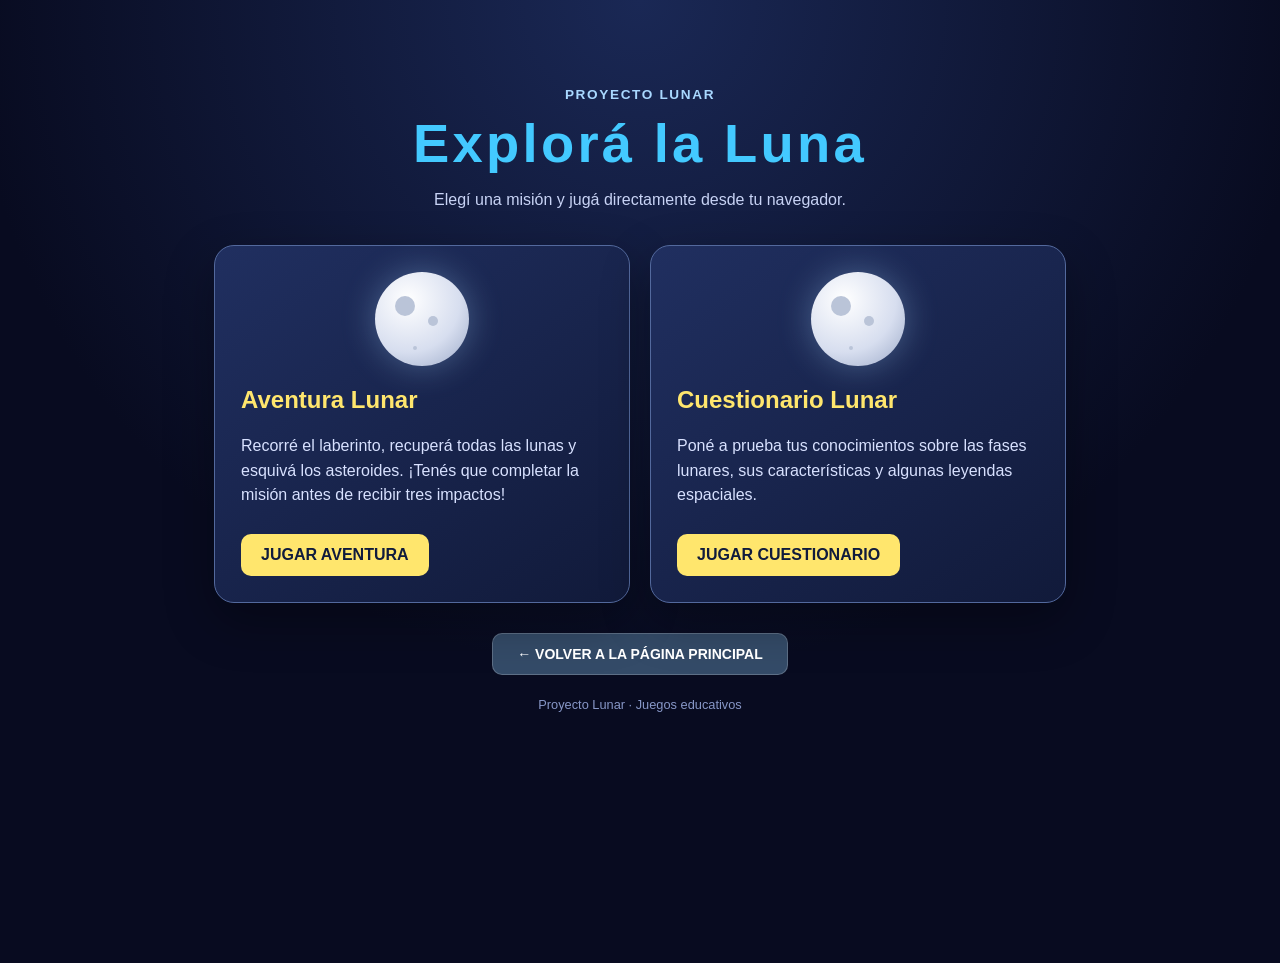
<file: Juegos/index.html>
<!doctype html>
<html lang="es">
<head>
    <meta charset="utf-8">
    <meta name="viewport" content="width=device-width, initial-scale=1">
    <title>Proyecto Lunar</title>
    <link rel="stylesheet" href="styles.css">
</head>

<body>
<main class="launch">

    <div class="eyebrow">PROYECTO LUNAR</div>

    <h1>Explorá la Luna</h1>

    <p class="lead">
        Elegí una misión y jugá directamente desde tu navegador.
    </p>

    <section class="games">

        <article class="game-card">
            <div class="moon-mark"></div>
            <h2>Aventura Lunar</h2>
            <p>
                Recorré el laberinto, recuperá todas las lunas y esquivá
                los asteroides. ¡Tenés que completar la misión antes
                de recibir tres impactos!
            </p>
            <a class="play" href="aventura-lunar.html">
                JUGAR AVENTURA
            </a>
        </article>

        <article class="game-card">
            <div class="moon-mark"></div>
            <h2>Cuestionario Lunar</h2>
            <p>
                Poné a prueba tus conocimientos sobre las fases lunares,
                sus características y algunas leyendas espaciales.
            </p>
            <a class="play" href="cuestionario-lunar.html">
                JUGAR CUESTIONARIO
            </a>
        </article>

    </section>

    <!-- BOTÓN PARA VOLVER A LA PÁGINA PRINCIPAL -->
    <a class="back-home" href="../index.html">
        ← VOLVER A LA PÁGINA PRINCIPAL
    </a>

    <p class="footer">Proyecto Lunar · Juegos educativos</p>

</main>
</body>
</html>
</file>
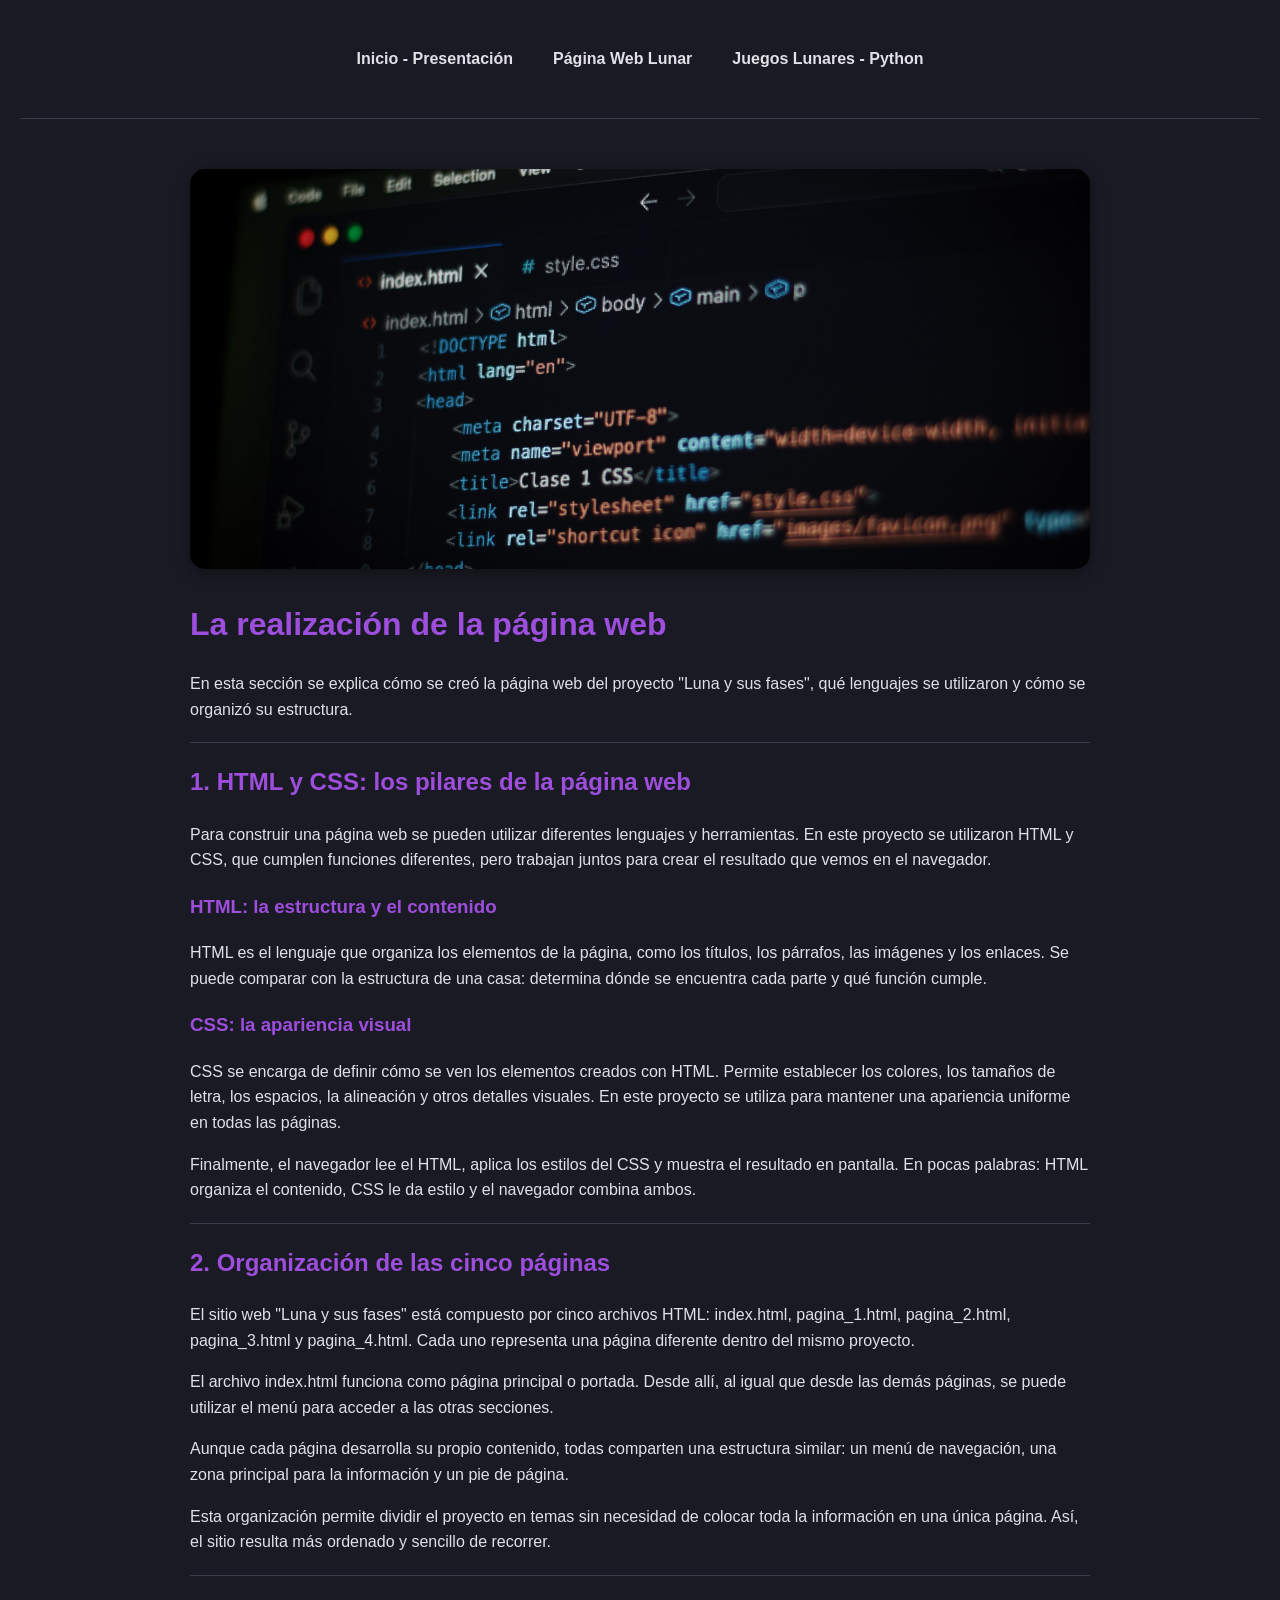
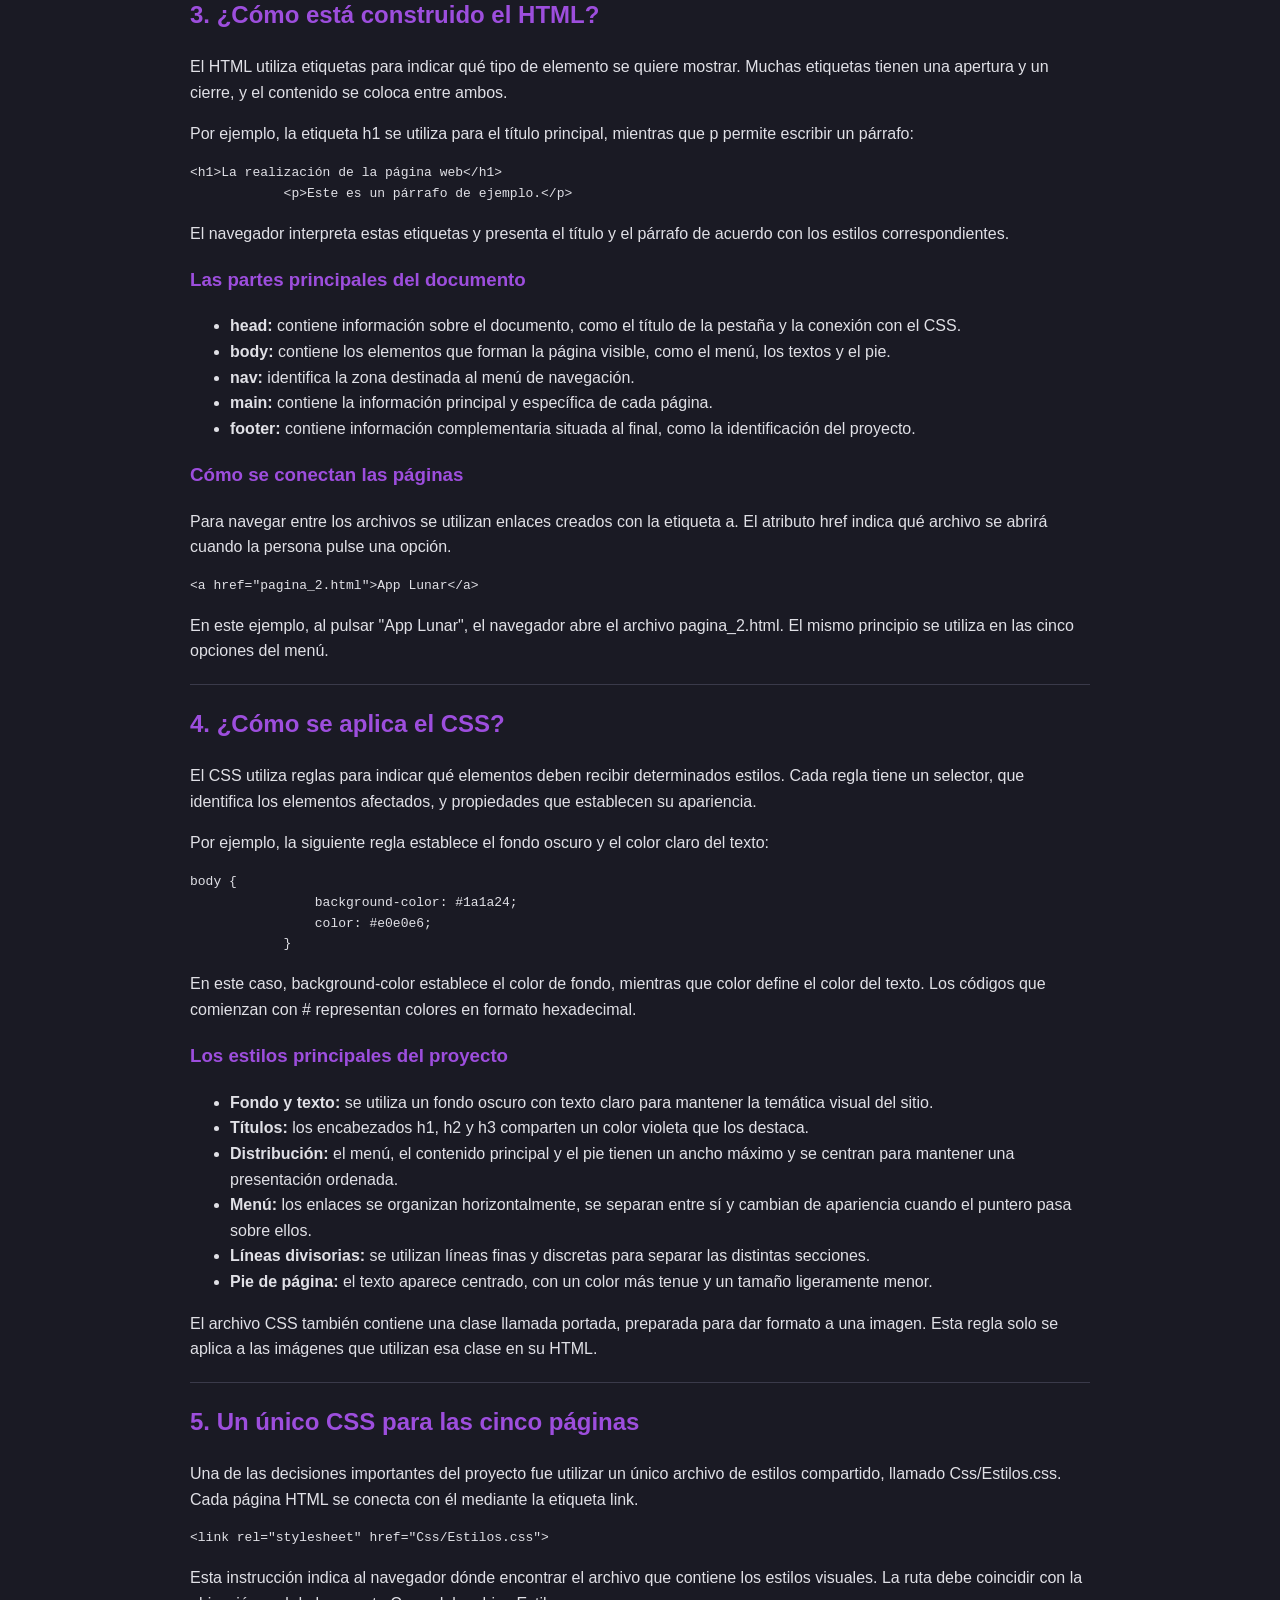
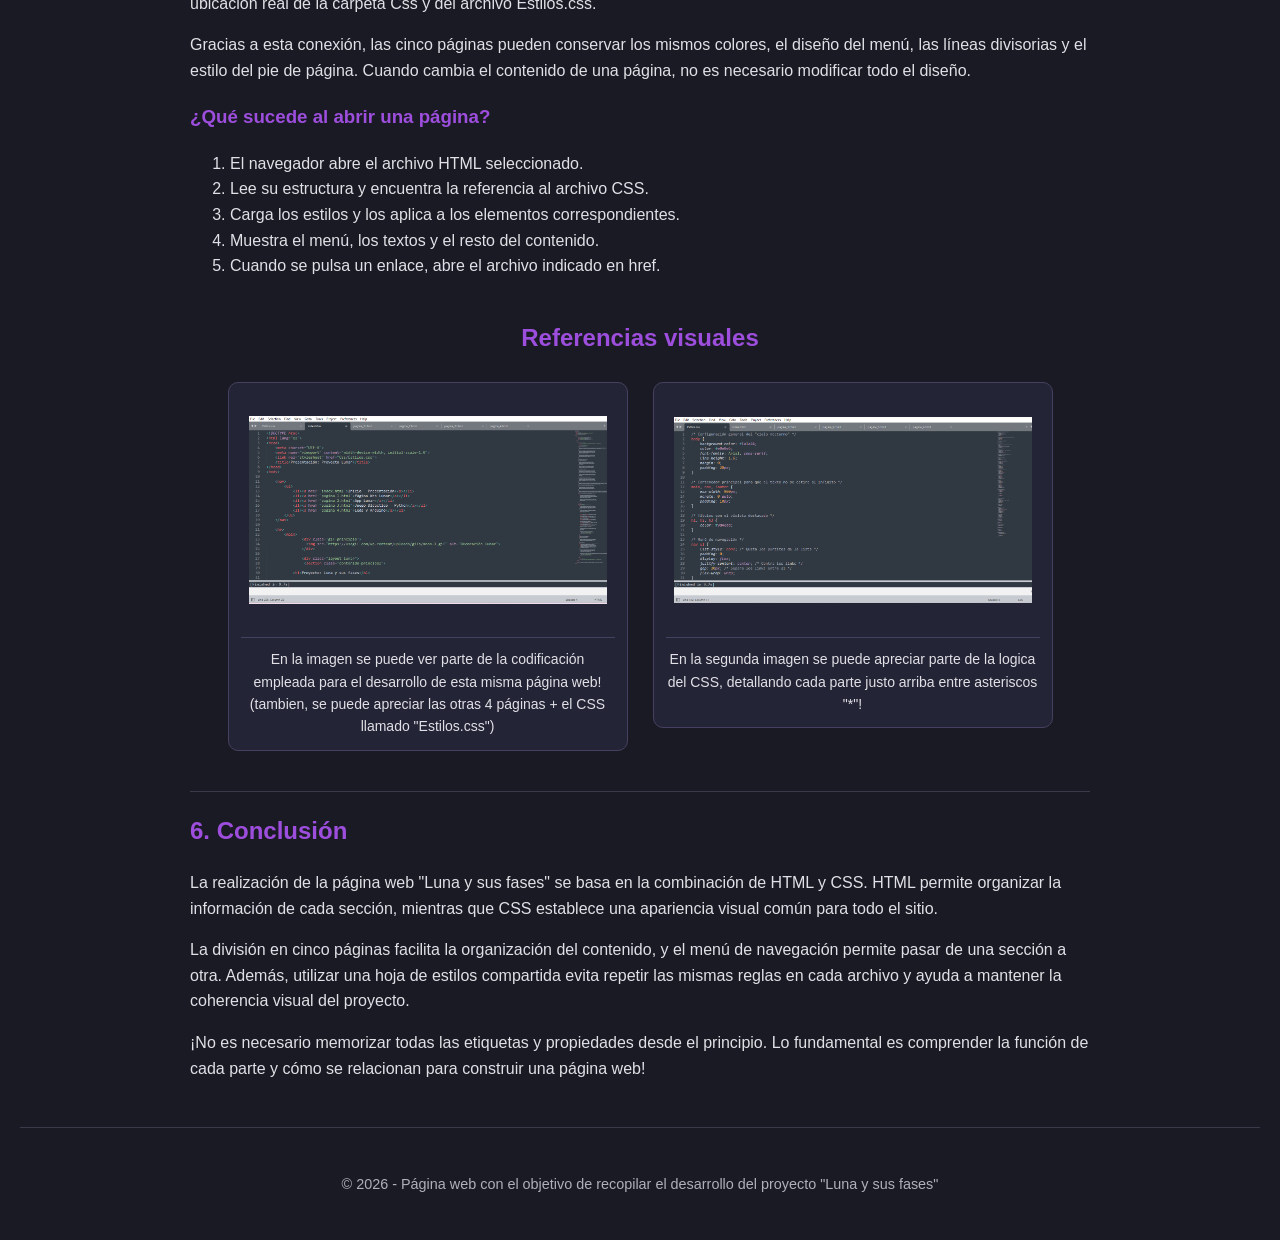
<file: pagina_1.html>
<!DOCTYPE html>
<html lang="es">
<head>
    <meta charset="UTF-8">
    <meta name="viewport" content="width=device-width, initial-scale=1.0">
    <link rel="stylesheet" href="Css/Estilos.css">
    <title>Creación de la Página Web Explicativa</title>
</head>
<body>

    <nav>
        <ul>
            <li><a href="index.html">Inicio - Presentación</a></li>
            <li><a href="pagina_1.html">Página Web Lunar</a></li>
            <li><a href="pagina_3.html">Juegos Lunares - Python</a></li>
        </ul>
    </nav>

        <hr> 
            <main>
                <div class="portada">
                <img src="Assets/html.jpg" alt="portada" class="imagen-portada">
                </div>

                <h1>La realización de la página web</h1>

                <p>
                    En esta sección se explica cómo se creó la página web del proyecto
                    "Luna y sus fases", qué lenguajes se utilizaron y cómo se organizó
                    su estructura.
                </p>

                <hr>

                <h2>1. HTML y CSS: los pilares de la página web</h2>

                <p>
                    Para construir una página web se pueden utilizar diferentes
                    lenguajes y herramientas. En este proyecto se utilizaron HTML
                    y CSS, que cumplen funciones diferentes, pero trabajan juntos
                    para crear el resultado que vemos en el navegador.
                </p>

                <h3>HTML: la estructura y el contenido</h3>

                <p>
                    HTML es el lenguaje que organiza los elementos de la página,
                    como los títulos, los párrafos, las imágenes y los enlaces.
                    Se puede comparar con la estructura de una casa: determina
                    dónde se encuentra cada parte y qué función cumple.
                </p>

                <h3>CSS: la apariencia visual</h3>

                <p>
                    CSS se encarga de definir cómo se ven los elementos creados
                    con HTML. Permite establecer los colores, los tamaños de letra,
                    los espacios, la alineación y otros detalles visuales.
                    En este proyecto se utiliza para mantener una apariencia
                    uniforme en todas las páginas.
                </p>

                <p>
                    Finalmente, el navegador lee el HTML, aplica los estilos del CSS
                    y muestra el resultado en pantalla. En pocas palabras:
                    HTML organiza el contenido, CSS le da estilo y el navegador
                    combina ambos.
                </p>

                <hr>

                <h2>2. Organización de las cinco páginas</h2>

                <p>
                    El sitio web "Luna y sus fases" está compuesto por cinco archivos
                    HTML: index.html, pagina_1.html, pagina_2.html, pagina_3.html
                    y pagina_4.html. Cada uno representa una página diferente
                    dentro del mismo proyecto.
                </p>

                <p>
                    El archivo index.html funciona como página principal o portada.
                    Desde allí, al igual que desde las demás páginas, se puede utilizar
                    el menú para acceder a las otras secciones.
                </p>

                <p>
                    Aunque cada página desarrolla su propio contenido, todas comparten
                    una estructura similar: un menú de navegación, una zona principal
                    para la información y un pie de página.
                </p>

                <p>
                    Esta organización permite dividir el proyecto en temas sin
                    necesidad de colocar toda la información en una única página.
                    Así, el sitio resulta más ordenado y sencillo de recorrer.
                </p>

                <hr>

                <h2>3. ¿Cómo está construido el HTML?</h2>

                <p>
                    El HTML utiliza etiquetas para indicar qué tipo de elemento
                    se quiere mostrar. Muchas etiquetas tienen una apertura y un
                    cierre, y el contenido se coloca entre ambos.
                </p>

                <p>
                    Por ejemplo, la etiqueta h1 se utiliza para el título principal,
                    mientras que p permite escribir un párrafo:
                </p>

                <pre><code>&lt;h1&gt;La realización de la página web&lt;/h1&gt;
            &lt;p&gt;Este es un párrafo de ejemplo.&lt;/p&gt;</code></pre>

                <p>
                    El navegador interpreta estas etiquetas y presenta el título
                    y el párrafo de acuerdo con los estilos correspondientes.
                </p>

                <h3>Las partes principales del documento</h3>

                <ul>
                    <li>
                        <strong>head:</strong> contiene información sobre el documento,
                        como el título de la pestaña y la conexión con el CSS.
                    </li>
                    <li>
                        <strong>body:</strong> contiene los elementos que forman
                        la página visible, como el menú, los textos y el pie.
                    </li>
                    <li>
                        <strong>nav:</strong> identifica la zona destinada al menú
                        de navegación.
                    </li>
                    <li>
                        <strong>main:</strong> contiene la información principal
                        y específica de cada página.
                    </li>
                    <li>
                        <strong>footer:</strong> contiene información complementaria
                        situada al final, como la identificación del proyecto.
                    </li>
                </ul>

                <h3>Cómo se conectan las páginas</h3>

                <p>
                    Para navegar entre los archivos se utilizan enlaces creados
                    con la etiqueta a. El atributo href indica qué archivo se abrirá
                    cuando la persona pulse una opción.
                </p>

                <pre><code>&lt;a href="pagina_2.html"&gt;App Lunar&lt;/a&gt;</code></pre>

                <p>
                    En este ejemplo, al pulsar "App Lunar", el navegador abre
                    el archivo pagina_2.html. El mismo principio se utiliza
                    en las cinco opciones del menú.
                </p>

                <hr>

                <h2>4. ¿Cómo se aplica el CSS?</h2>

                <p>
                    El CSS utiliza reglas para indicar qué elementos deben recibir
                    determinados estilos. Cada regla tiene un selector, que identifica
                    los elementos afectados, y propiedades que establecen su apariencia.
                </p>

                <p>
                    Por ejemplo, la siguiente regla establece el fondo oscuro y
                    el color claro del texto:
                </p>

                <pre><code>body {
                background-color: #1a1a24;
                color: #e0e0e6;
            }</code></pre>

                <p>
                    En este caso, background-color establece el color de fondo,
                    mientras que color define el color del texto. Los códigos que
                    comienzan con # representan colores en formato hexadecimal.
                </p>

                <h3>Los estilos principales del proyecto</h3>

                <ul>
                    <li>
                        <strong>Fondo y texto:</strong> se utiliza un fondo oscuro
                        con texto claro para mantener la temática visual del sitio.
                    </li>
                    <li>
                        <strong>Títulos:</strong> los encabezados h1, h2 y h3
                        comparten un color violeta que los destaca.
                    </li>
                    <li>
                        <strong>Distribución:</strong> el menú, el contenido principal
                        y el pie tienen un ancho máximo y se centran para mantener
                        una presentación ordenada.
                    </li>
                    <li>
                        <strong>Menú:</strong> los enlaces se organizan horizontalmente,
                        se separan entre sí y cambian de apariencia cuando el puntero
                        pasa sobre ellos.
                    </li>
                    <li>
                        <strong>Líneas divisorias:</strong> se utilizan líneas finas
                        y discretas para separar las distintas secciones.
                    </li>
                    <li>
                        <strong>Pie de página:</strong> el texto aparece centrado,
                        con un color más tenue y un tamaño ligeramente menor.
                    </li>
                </ul>

                <p>
                    El archivo CSS también contiene una clase llamada portada,
                    preparada para dar formato a una imagen. Esta regla solo se
                    aplica a las imágenes que utilizan esa clase en su HTML.
                </p>

                <hr>

                <h2>5. Un único CSS para las cinco páginas</h2>

                <p>
                    Una de las decisiones importantes del proyecto fue utilizar
                    un único archivo de estilos compartido, llamado
                    Css/Estilos.css. Cada página HTML se conecta con él mediante
                    la etiqueta link.
                </p>

                <pre><code>&lt;link rel="stylesheet" href="Css/Estilos.css"&gt;</code></pre>

                <p>
                    Esta instrucción indica al navegador dónde encontrar el archivo
                    que contiene los estilos visuales. La ruta debe coincidir con
                    la ubicación real de la carpeta Css y del archivo Estilos.css.
                </p>

                <p>
                    Gracias a esta conexión, las cinco páginas pueden conservar
                    los mismos colores, el diseño del menú, las líneas divisorias
                    y el estilo del pie de página. Cuando cambia el contenido
                    de una página, no es necesario modificar todo el diseño.
                </p>

                <h3>¿Qué sucede al abrir una página?</h3>

                <ol>
                    <li>El navegador abre el archivo HTML seleccionado.</li>
                    <li>Lee su estructura y encuentra la referencia al archivo CSS.</li>
                    <li>Carga los estilos y los aplica a los elementos correspondientes.</li>
                    <li>Muestra el menú, los textos y el resto del contenido.</li>
                    <li>Cuando se pulsa un enlace, abre el archivo indicado en href.</li>
                </ol>

                    <section class="referencias">
                        <h2>Referencias visuales</h2>

                        <div class="galeria-referencias">

                            <figure>
                                <img src="Assets/html_real.png"
                                     alt="Descripción de la primera imagen">
                                <figcaption>
                                    En la imagen se puede ver parte de la codificación empleada para el desarrollo de esta misma página web! (tambien, se puede apreciar las otras 4 páginas + el CSS llamado "Estilos.css")
                                </figcaption>
                            </figure>

                            <figure>
                                <img src="Assets/css_real.png"
                                     alt="Descripción de la segunda imagen">
                                <figcaption>
                                    En la segunda imagen se puede apreciar parte de la logica del CSS, detallando cada parte justo arriba entre asteriscos "*"!
                                </figcaption>
                            </figure>

                        </div>
                    </section>

                <hr>

                <h2>6. Conclusión</h2>

                <p>
                    La realización de la página web "Luna y sus fases" se basa
                    en la combinación de HTML y CSS. HTML permite organizar
                    la información de cada sección, mientras que CSS establece
                    una apariencia visual común para todo el sitio.
                </p>

                <p>
                    La división en cinco páginas facilita la organización del
                    contenido, y el menú de navegación permite pasar de una
                    sección a otra. Además, utilizar una hoja de estilos compartida
                    evita repetir las mismas reglas en cada archivo y ayuda
                    a mantener la coherencia visual del proyecto.
                </p>

                <p>
                    ¡No es necesario memorizar todas las etiquetas y propiedades
                    desde el principio. Lo fundamental es comprender la función
                    de cada parte y cómo se relacionan para construir una página web!
                </p>
        </main>
    <hr>

    <footer>
        <p>&copy; 2026 - Página web con el objetivo de recopilar el desarrollo del proyecto "Luna y sus fases"</p>
</body>
</html>
</file>
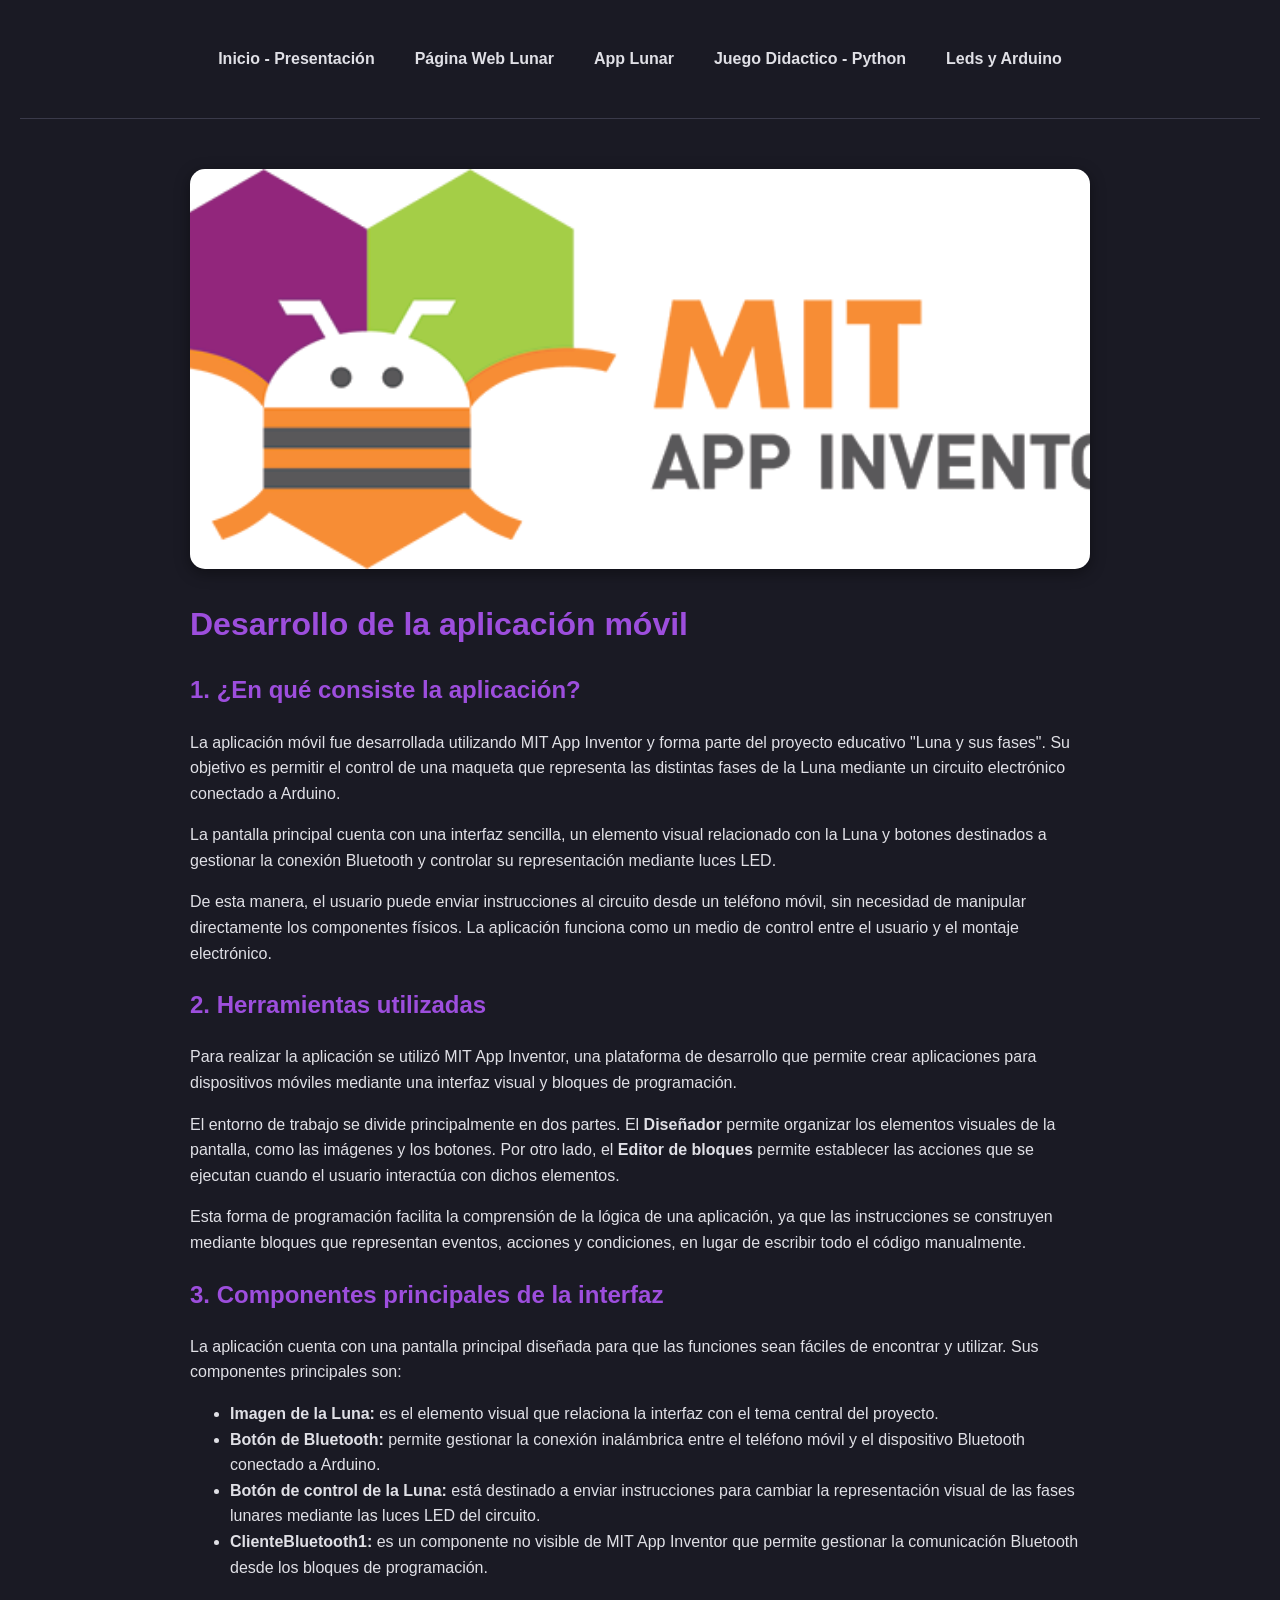
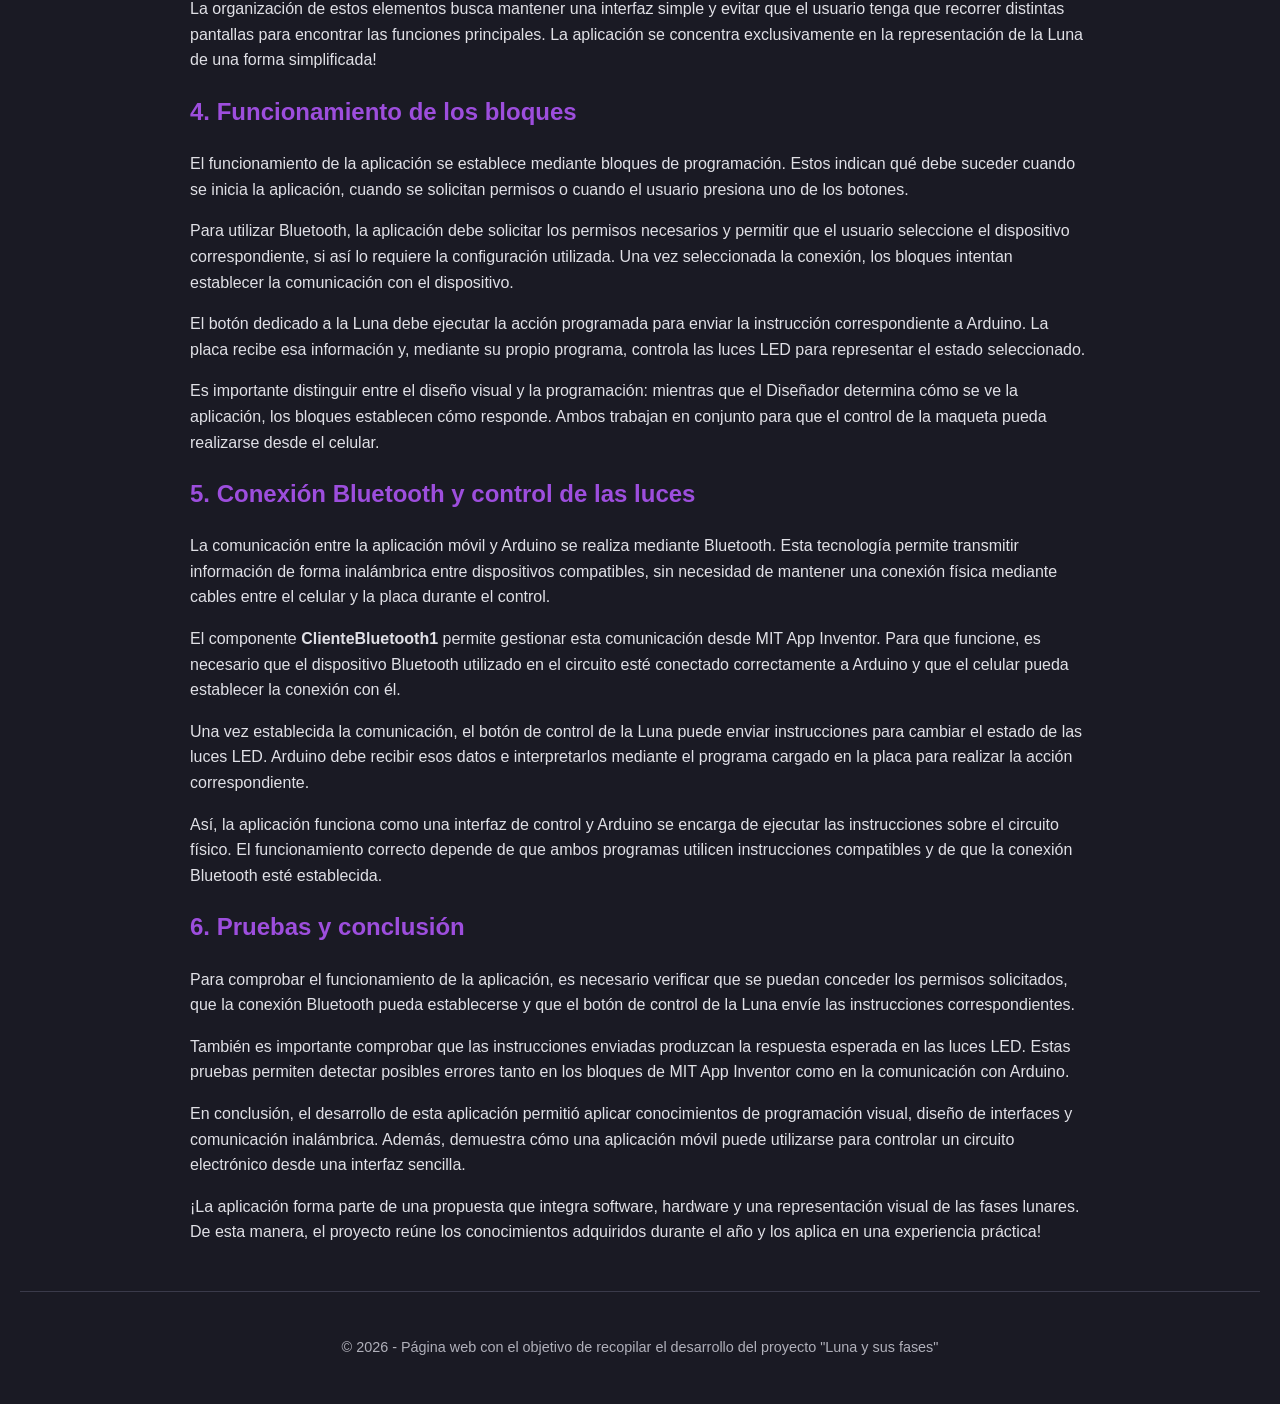
<file: pagina_2.html>
<!DOCTYPE html>
<html lang="es">
<head>
    <meta charset="UTF-8">
    <meta name="viewport" content="width=device-width, initial-scale=1.0">
    <link rel="stylesheet" href="Css/Estilos.css">
    <title>Aplicación para manejar las Luces de la Luna - App Inventor MIT</title>
</head>
<body>

    <nav>
        <ul>
            <li><a href="index.html">Inicio - Presentación</a></li>
            <li><a href="pagina_1.html">Página Web Lunar</a></li>
            <li><a href="pagina_2.html">App Lunar</a></li>
            <li><a href="pagina_3.html">Juego Didactico - Python</a></li>
            <li><a href="pagina_4.html">Leds y Arduino</a></li>
        </ul>
    </nav>

    <hr> 

        <main>
            <div class="portada">
                <img src="Assets/ai-bee-horiz.png" alt="Portada de MIT App Inventor" class="portada-2">
            </div>

            <h1>Desarrollo de la aplicación móvil</h1>

            <section>
                <h2>1. ¿En qué consiste la aplicación?</h2>
                <p>
                    La aplicación móvil fue desarrollada utilizando MIT App Inventor
                    y forma parte del proyecto educativo "Luna y sus fases". Su
                    objetivo es permitir el control de una maqueta que representa
                    las distintas fases de la Luna mediante un circuito electrónico
                    conectado a Arduino.
                </p>
                <p>
                    La pantalla principal cuenta con una interfaz sencilla, un
                    elemento visual relacionado con la Luna y botones destinados
                    a gestionar la conexión Bluetooth y controlar su representación
                    mediante luces LED.
                </p>
                <p>
                    De esta manera, el usuario puede enviar instrucciones al circuito
                    desde un teléfono móvil, sin necesidad de manipular directamente
                    los componentes físicos. La aplicación funciona como un medio
                    de control entre el usuario y el montaje electrónico.
                </p>
            </section>

            <section>
                <h2>2. Herramientas utilizadas</h2>
                <p>
                    Para realizar la aplicación se utilizó MIT App Inventor, una
                    plataforma de desarrollo que permite crear aplicaciones para
                    dispositivos móviles mediante una interfaz visual y bloques
                    de programación.
                </p>
                <p>
                    El entorno de trabajo se divide principalmente en dos partes.
                    El <strong>Diseñador</strong> permite organizar los elementos
                    visuales de la pantalla, como las imágenes y los botones. Por
                    otro lado, el <strong>Editor de bloques</strong> permite establecer
                    las acciones que se ejecutan cuando el usuario interactúa con
                    dichos elementos.
                </p>
                <p>
                    Esta forma de programación facilita la comprensión de la lógica
                    de una aplicación, ya que las instrucciones se construyen mediante
                    bloques que representan eventos, acciones y condiciones, en lugar
                    de escribir todo el código manualmente.
                </p>
            </section>

            <section>
                <h2>3. Componentes principales de la interfaz</h2>
                <p>
                    La aplicación cuenta con una pantalla principal diseñada para
                    que las funciones sean fáciles de encontrar y utilizar. Sus
                    componentes principales son:
                </p>
                <ul>
                    <li>
                        <strong>Imagen de la Luna:</strong> es el elemento visual
                        que relaciona la interfaz con el tema central del proyecto.
                    </li>
                    <li>
                        <strong>Botón de Bluetooth:</strong> permite gestionar la
                        conexión inalámbrica entre el teléfono móvil y el dispositivo
                        Bluetooth conectado a Arduino.
                    </li>
                    <li>
                        <strong>Botón de control de la Luna:</strong> está destinado
                        a enviar instrucciones para cambiar la representación visual
                        de las fases lunares mediante las luces LED del circuito.
                    </li>
                    <li>
                        <strong>ClienteBluetooth1:</strong> es un componente no visible
                        de MIT App Inventor que permite gestionar la comunicación
                        Bluetooth desde los bloques de programación.
                    </li>
                </ul>
                <p>
                    La organización de estos elementos busca mantener una interfaz
                    simple y evitar que el usuario tenga que recorrer distintas
                    pantallas para encontrar las funciones principales. 
                    La aplicación se concentra exclusivamente en la representación de la Luna de una forma simplificada!
                </p>
            </section>

            <section>
                <h2>4. Funcionamiento de los bloques</h2>
                <p>
                    El funcionamiento de la aplicación se establece mediante bloques
                    de programación. Estos indican qué debe suceder cuando se inicia
                    la aplicación, cuando se solicitan permisos o cuando el usuario
                    presiona uno de los botones.
                </p>
                <p>
                    Para utilizar Bluetooth, la aplicación debe solicitar los permisos
                    necesarios y permitir que el usuario seleccione el dispositivo
                    correspondiente, si así lo requiere la configuración utilizada.
                    Una vez seleccionada la conexión, los bloques intentan establecer
                    la comunicación con el dispositivo.
                </p>
                <p>
                    El botón dedicado a la Luna debe ejecutar la acción programada
                    para enviar la instrucción correspondiente a Arduino. La placa
                    recibe esa información y, mediante su propio programa, controla
                    las luces LED para representar el estado seleccionado.
                </p>
                <p>
                    Es importante distinguir entre el diseño visual y la programación:
                    mientras que el Diseñador determina cómo se ve la aplicación,
                    los bloques establecen cómo responde. Ambos trabajan en conjunto
                    para que el control de la maqueta pueda realizarse desde el celular.
                </p>
            </section>

            <section>
                <h2>5. Conexión Bluetooth y control de las luces</h2>
                <p>
                    La comunicación entre la aplicación móvil y Arduino se realiza
                    mediante Bluetooth. Esta tecnología permite transmitir información
                    de forma inalámbrica entre dispositivos compatibles, sin necesidad
                    de mantener una conexión física mediante cables entre el celular
                    y la placa durante el control.
                </p>
                <p>
                    El componente <strong> ClienteBluetooth1 </strong> permite gestionar esta
                    comunicación desde MIT App Inventor. Para que funcione, es
                    necesario que el dispositivo Bluetooth utilizado en el circuito
                    esté conectado correctamente a Arduino y que el celular pueda
                    establecer la conexión con él.
                </p>
                <p>
                    Una vez establecida la comunicación, el botón de control de la
                    Luna puede enviar instrucciones para cambiar el estado de las
                    luces LED. Arduino debe recibir esos datos e interpretarlos
                    mediante el programa cargado en la placa para realizar la acción
                    correspondiente.
                </p>
                <p>
                    Así, la aplicación funciona como una interfaz de control y Arduino
                    se encarga de ejecutar las instrucciones sobre el circuito físico.
                    El funcionamiento correcto depende de que ambos programas
                    utilicen instrucciones compatibles y de que la conexión Bluetooth
                    esté establecida.
                </p>
            </section>

            <section>
                <h2>6. Pruebas y conclusión</h2>
                <p>
                    Para comprobar el funcionamiento de la aplicación, es necesario
                    verificar que se puedan conceder los permisos solicitados, que
                    la conexión Bluetooth pueda establecerse y que el botón de
                    control de la Luna envíe las instrucciones correspondientes.
                </p>
                <p>
                    También es importante comprobar que las instrucciones enviadas
                    produzcan la respuesta esperada en las luces LED. Estas pruebas
                    permiten detectar posibles errores tanto en los bloques de
                    MIT App Inventor como en la comunicación con Arduino.
                </p>
                <p>
                    En conclusión, el desarrollo de esta aplicación permitió aplicar
                    conocimientos de programación visual, diseño de interfaces y
                    comunicación inalámbrica. Además, demuestra cómo una aplicación
                    móvil puede utilizarse para controlar un circuito electrónico
                    desde una interfaz sencilla.
                </p>
                <p>
                    ¡La aplicación forma parte de una propuesta que integra software,
                    hardware y una representación visual de las fases lunares.
                    De esta manera, el proyecto reúne los conocimientos adquiridos
                    durante el año y los aplica en una experiencia práctica!
                </p>
            </section>
        </main>

    <hr>

    <footer>
        <p>&copy; 2026 - Página web con el objetivo de recopilar el desarrollo del proyecto "Luna y sus fases"</p>
</body>
</html>
</file>
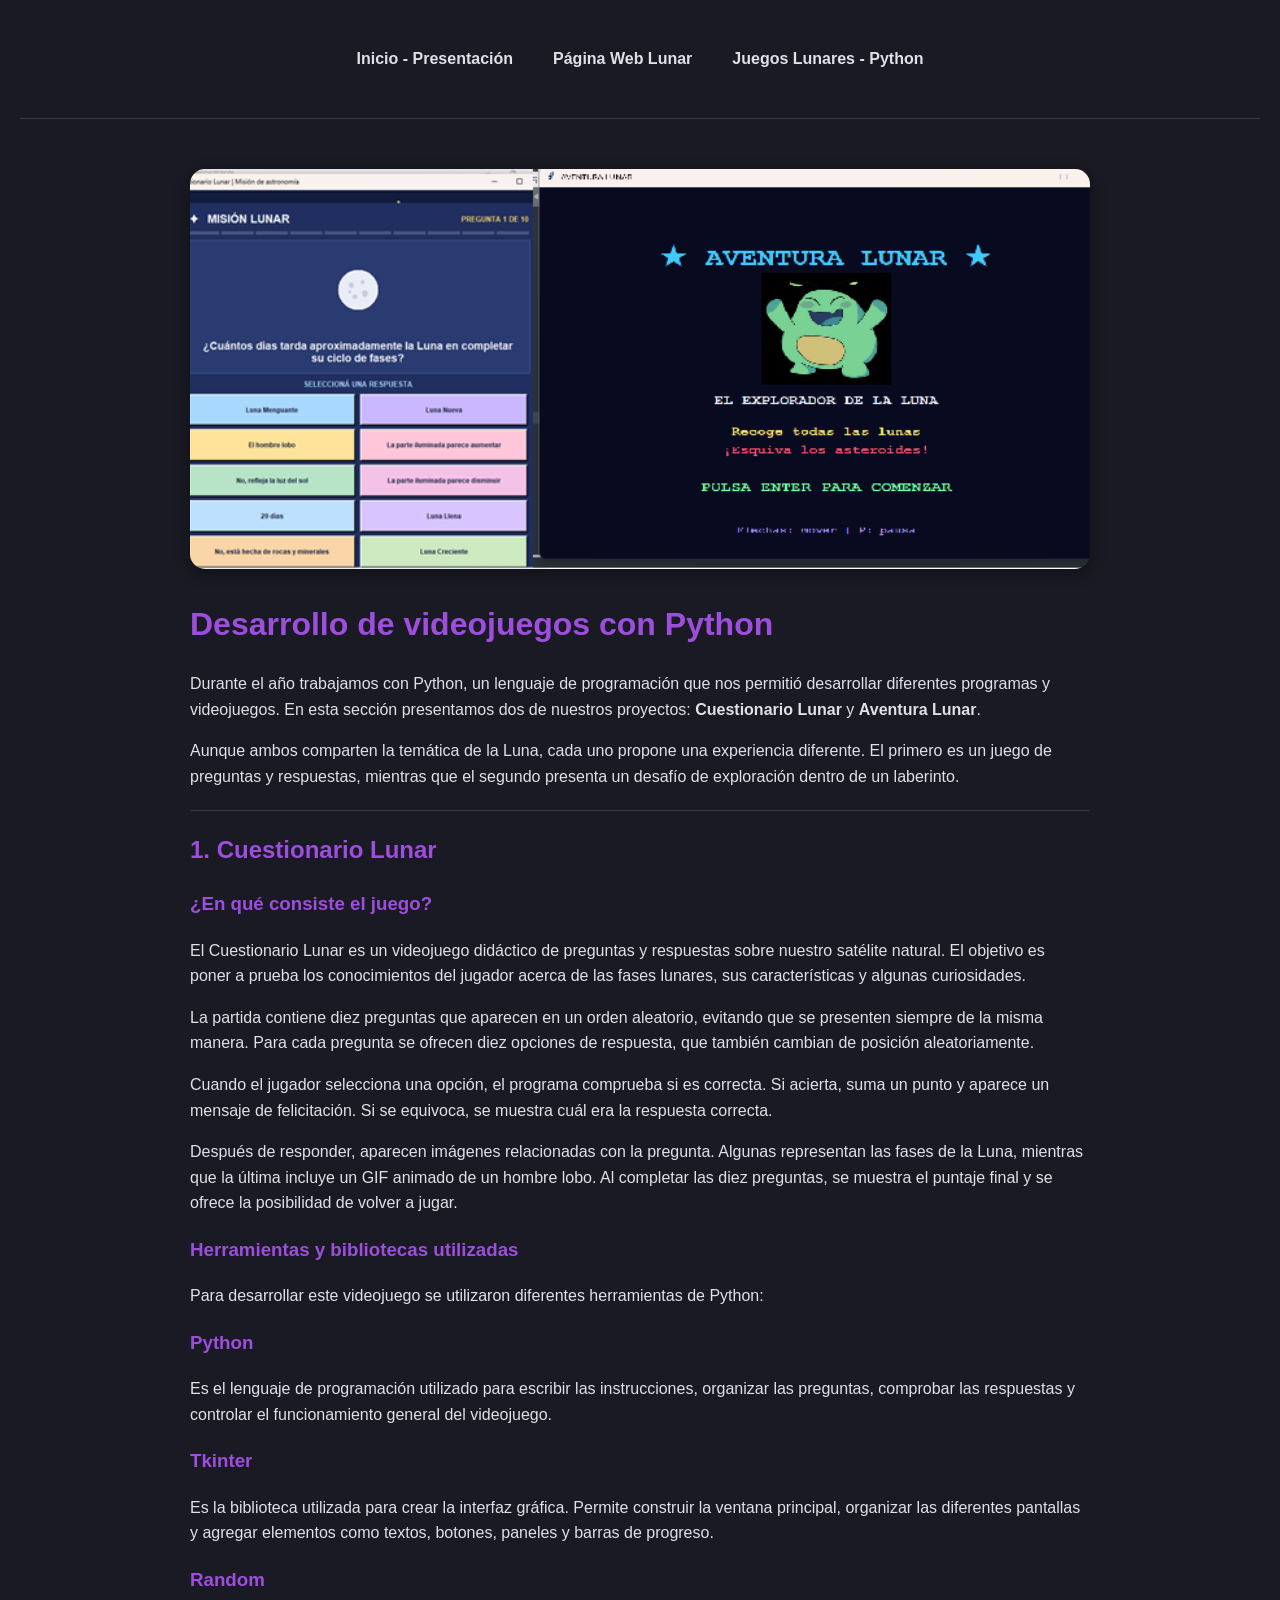
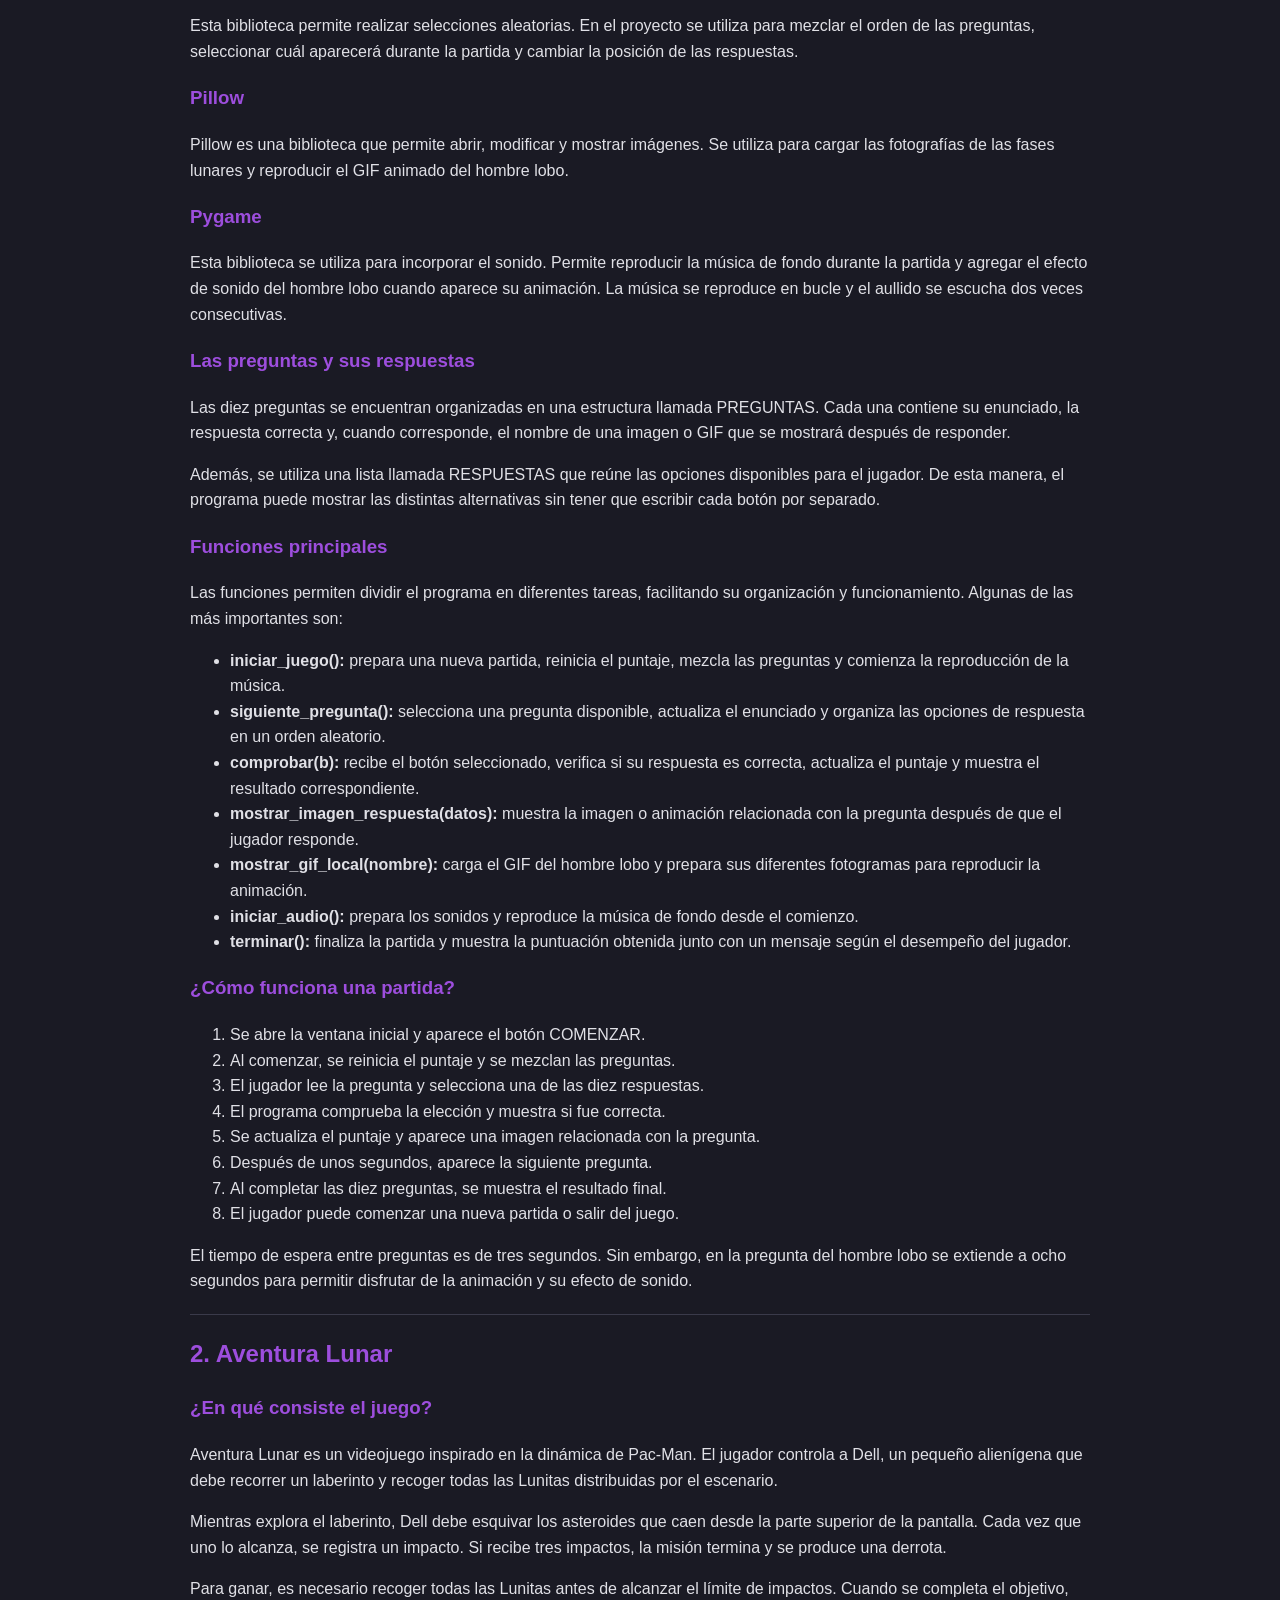
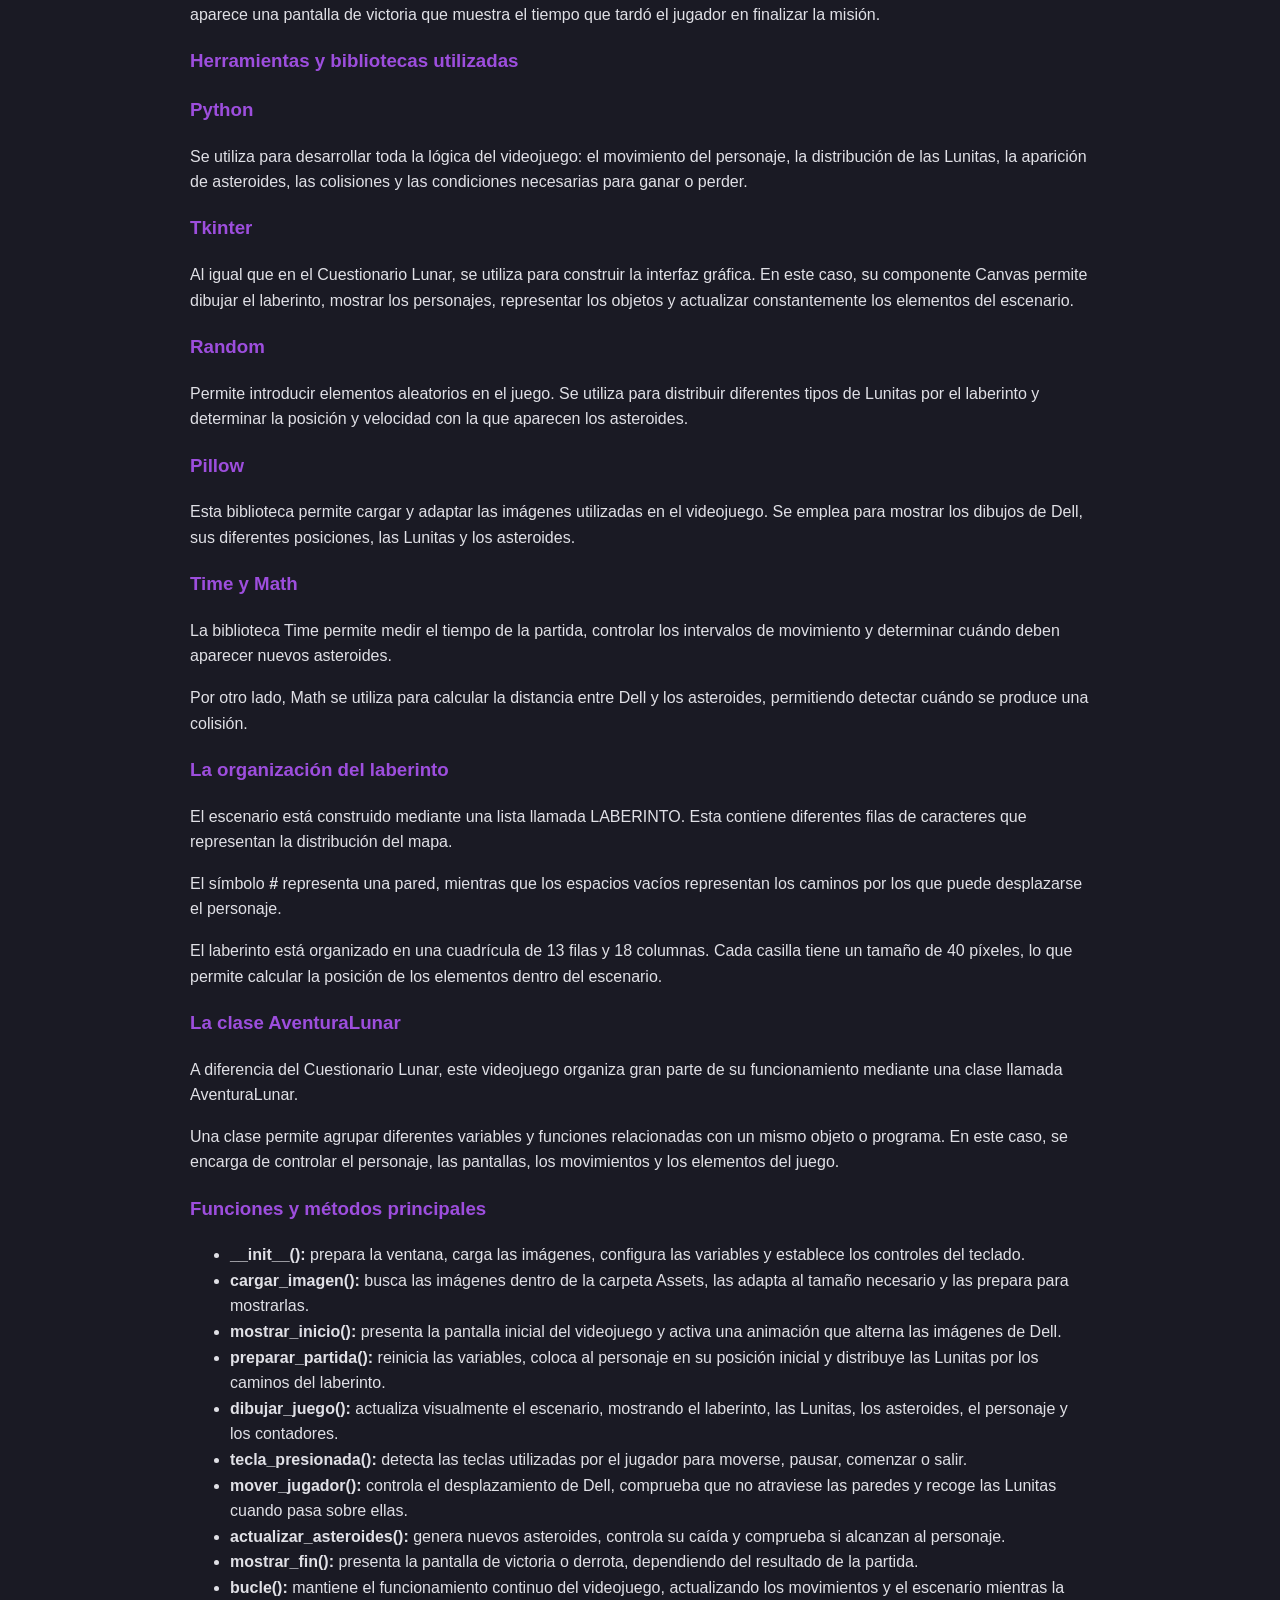
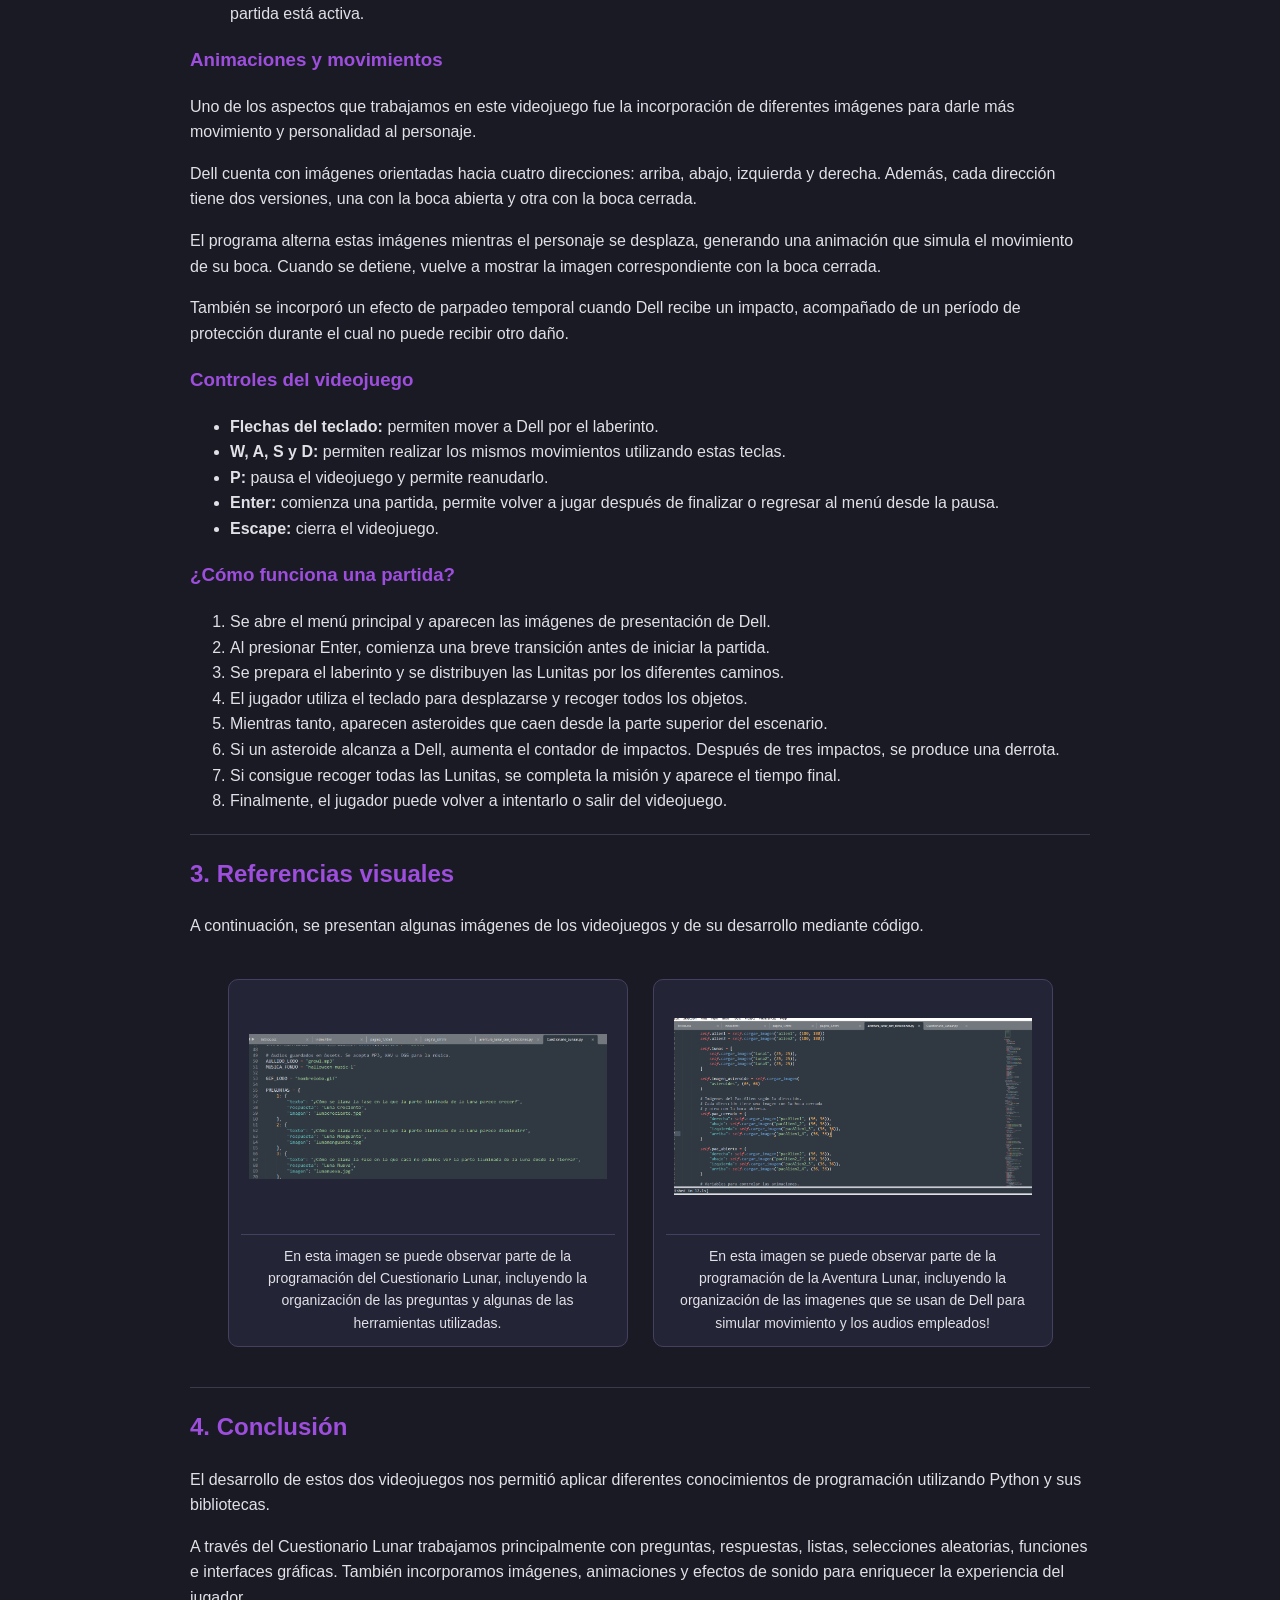
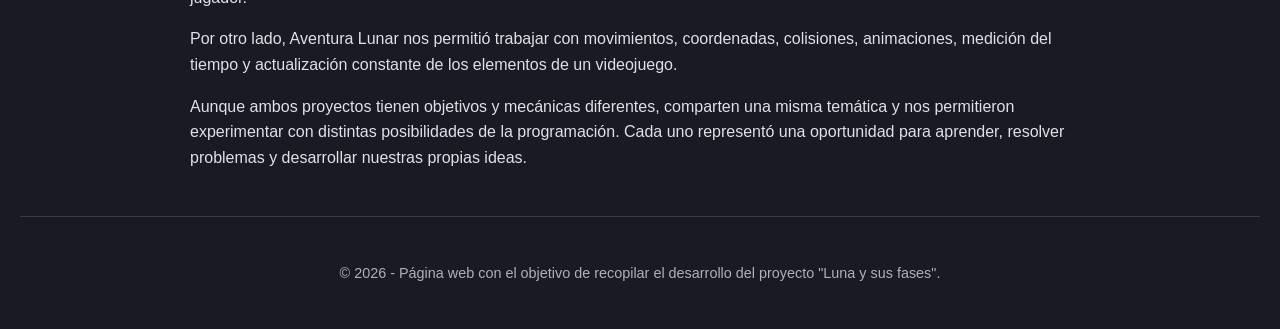
<file: pagina_3.html>
<!DOCTYPE html>
<html lang="es">
<head>
    <meta charset="UTF-8">
    <meta name="viewport" content="width=device-width, initial-scale=1.0">
    <link rel="stylesheet" href="Css/Estilos.css">
    <title>Desarrollo de Videojuegos - Python</title>
</head>

<body>

    <nav>
        <ul>
            <li><a href="index.html">Inicio - Presentación</a></li>
            <li><a href="pagina_1.html">Página Web Lunar</a></li>
            <li><a href="pagina_3.html">Juegos Lunares - Python</a></li>
        </ul>
    </nav>

    <hr>

    <main>

        <div class="portada">
            <img src="Assets/python.png" alt="Portada de Python" class="portada-3">
        </div>

        <h1>Desarrollo de videojuegos con Python</h1>

        <p>
            Durante el año trabajamos con Python, un lenguaje de programación
            que nos permitió desarrollar diferentes programas y videojuegos.
            En esta sección presentamos dos de nuestros proyectos:
            <strong>Cuestionario Lunar</strong> y <strong>Aventura Lunar</strong>.
        </p>

        <p>
            Aunque ambos comparten la temática de la Luna, cada uno propone
            una experiencia diferente. El primero es un juego de preguntas
            y respuestas, mientras que el segundo presenta un desafío de
            exploración dentro de un laberinto.
        </p>

        <hr>

        <!-- ================================== -->
        <!-- 1. CUESTIONARIO LUNAR -->
        <!-- ================================== -->

        <h2>1. Cuestionario Lunar</h2>

        <h3>¿En qué consiste el juego?</h3>

        <p>
            El Cuestionario Lunar es un videojuego didáctico de preguntas
            y respuestas sobre nuestro satélite natural. El objetivo es
            poner a prueba los conocimientos del jugador acerca de las
            fases lunares, sus características y algunas curiosidades.
        </p>

        <p>
            La partida contiene diez preguntas que aparecen en un orden
            aleatorio, evitando que se presenten siempre de la misma manera.
            Para cada pregunta se ofrecen diez opciones de respuesta,
            que también cambian de posición aleatoriamente.
        </p>

        <p>
            Cuando el jugador selecciona una opción, el programa comprueba
            si es correcta. Si acierta, suma un punto y aparece un mensaje
            de felicitación. Si se equivoca, se muestra cuál era la
            respuesta correcta.
        </p>

        <p>
            Después de responder, aparecen imágenes relacionadas con
            la pregunta. Algunas representan las fases de la Luna,
            mientras que la última incluye un GIF animado de un hombre lobo.
            Al completar las diez preguntas, se muestra el puntaje final
            y se ofrece la posibilidad de volver a jugar.
        </p>

        <h3>Herramientas y bibliotecas utilizadas</h3>

        <p>
            Para desarrollar este videojuego se utilizaron diferentes
            herramientas de Python:
        </p>

        <h3>Python</h3>

        <p>
            Es el lenguaje de programación utilizado para escribir
            las instrucciones, organizar las preguntas, comprobar
            las respuestas y controlar el funcionamiento general
            del videojuego.
        </p>

        <h3>Tkinter</h3>

        <p>
            Es la biblioteca utilizada para crear la interfaz gráfica.
            Permite construir la ventana principal, organizar las
            diferentes pantallas y agregar elementos como textos,
            botones, paneles y barras de progreso.
        </p>

        <h3>Random</h3>

        <p>
            Esta biblioteca permite realizar selecciones aleatorias.
            En el proyecto se utiliza para mezclar el orden de las
            preguntas, seleccionar cuál aparecerá durante la partida
            y cambiar la posición de las respuestas.
        </p>

        <h3>Pillow</h3>

        <p>
            Pillow es una biblioteca que permite abrir, modificar
            y mostrar imágenes. Se utiliza para cargar las fotografías
            de las fases lunares y reproducir el GIF animado del hombre lobo.
        </p>

        <h3>Pygame</h3>

        <p>
            Esta biblioteca se utiliza para incorporar el sonido.
            Permite reproducir la música de fondo durante la partida
            y agregar el efecto de sonido del hombre lobo cuando aparece
            su animación. La música se reproduce en bucle y el aullido
            se escucha dos veces consecutivas.
        </p>

        <h3>Las preguntas y sus respuestas</h3>

        <p>
            Las diez preguntas se encuentran organizadas en una estructura
            llamada PREGUNTAS. Cada una contiene su enunciado, la respuesta
            correcta y, cuando corresponde, el nombre de una imagen o GIF
            que se mostrará después de responder.
        </p>

        <p>
            Además, se utiliza una lista llamada RESPUESTAS que reúne
            las opciones disponibles para el jugador. De esta manera,
            el programa puede mostrar las distintas alternativas
            sin tener que escribir cada botón por separado.
        </p>

        <h3>Funciones principales</h3>

        <p>
            Las funciones permiten dividir el programa en diferentes
            tareas, facilitando su organización y funcionamiento.
            Algunas de las más importantes son:
        </p>

        <ul>
            <li>
                <strong>iniciar_juego():</strong> prepara una nueva partida,
                reinicia el puntaje, mezcla las preguntas y comienza
                la reproducción de la música.
            </li>

            <li>
                <strong>siguiente_pregunta():</strong> selecciona una pregunta
                disponible, actualiza el enunciado y organiza las opciones
                de respuesta en un orden aleatorio.
            </li>

            <li>
                <strong>comprobar(b):</strong> recibe el botón seleccionado,
                verifica si su respuesta es correcta, actualiza el puntaje
                y muestra el resultado correspondiente.
            </li>

            <li>
                <strong>mostrar_imagen_respuesta(datos):</strong> muestra
                la imagen o animación relacionada con la pregunta
                después de que el jugador responde.
            </li>

            <li>
                <strong>mostrar_gif_local(nombre):</strong> carga el GIF
                del hombre lobo y prepara sus diferentes fotogramas
                para reproducir la animación.
            </li>

            <li>
                <strong>iniciar_audio():</strong> prepara los sonidos
                y reproduce la música de fondo desde el comienzo.
            </li>

            <li>
                <strong>terminar():</strong> finaliza la partida y muestra
                la puntuación obtenida junto con un mensaje según
                el desempeño del jugador.
            </li>
        </ul>

        <h3>¿Cómo funciona una partida?</h3>

        <ol>
            <li>Se abre la ventana inicial y aparece el botón COMENZAR.</li>
            <li>Al comenzar, se reinicia el puntaje y se mezclan las preguntas.</li>
            <li>El jugador lee la pregunta y selecciona una de las diez respuestas.</li>
            <li>El programa comprueba la elección y muestra si fue correcta.</li>
            <li>Se actualiza el puntaje y aparece una imagen relacionada con la pregunta.</li>
            <li>Después de unos segundos, aparece la siguiente pregunta.</li>
            <li>Al completar las diez preguntas, se muestra el resultado final.</li>
            <li>El jugador puede comenzar una nueva partida o salir del juego.</li>
        </ol>

        <p>
            El tiempo de espera entre preguntas es de tres segundos.
            Sin embargo, en la pregunta del hombre lobo se extiende
            a ocho segundos para permitir disfrutar de la animación
            y su efecto de sonido.
        </p>

        <hr>

        <!-- ================================== -->
        <!-- 2. AVENTURA LUNAR -->
        <!-- ================================== -->

        <h2>2. Aventura Lunar</h2>

        <h3>¿En qué consiste el juego?</h3>

        <p>
            Aventura Lunar es un videojuego inspirado en la dinámica
            de Pac-Man. El jugador controla a Dell, un pequeño
            alienígena que debe recorrer un laberinto y recoger
            todas las Lunitas distribuidas por el escenario.
        </p>

        <p>
            Mientras explora el laberinto, Dell debe esquivar los
            asteroides que caen desde la parte superior de la pantalla.
            Cada vez que uno lo alcanza, se registra un impacto.
            Si recibe tres impactos, la misión termina y se produce
            una derrota.
        </p>

        <p>
            Para ganar, es necesario recoger todas las Lunitas
            antes de alcanzar el límite de impactos. Cuando se
            completa el objetivo, aparece una pantalla de victoria
            que muestra el tiempo que tardó el jugador en finalizar
            la misión.
        </p>

        <h3>Herramientas y bibliotecas utilizadas</h3>

        <h3>Python</h3>

        <p>
            Se utiliza para desarrollar toda la lógica del videojuego:
            el movimiento del personaje, la distribución de las Lunitas,
            la aparición de asteroides, las colisiones y las condiciones
            necesarias para ganar o perder.
        </p>

        <h3>Tkinter</h3>

        <p>
            Al igual que en el Cuestionario Lunar, se utiliza para
            construir la interfaz gráfica. En este caso, su componente
            Canvas permite dibujar el laberinto, mostrar los personajes,
            representar los objetos y actualizar constantemente
            los elementos del escenario.
        </p>

        <h3>Random</h3>

        <p>
            Permite introducir elementos aleatorios en el juego.
            Se utiliza para distribuir diferentes tipos de Lunitas
            por el laberinto y determinar la posición y velocidad
            con la que aparecen los asteroides.
        </p>

        <h3>Pillow</h3>

        <p>
            Esta biblioteca permite cargar y adaptar las imágenes
            utilizadas en el videojuego. Se emplea para mostrar
            los dibujos de Dell, sus diferentes posiciones,
            las Lunitas y los asteroides.
        </p>

        <h3>Time y Math</h3>

        <p>
            La biblioteca Time permite medir el tiempo de la partida,
            controlar los intervalos de movimiento y determinar
            cuándo deben aparecer nuevos asteroides.
        </p>

        <p>
            Por otro lado, Math se utiliza para calcular la distancia
            entre Dell y los asteroides, permitiendo detectar
            cuándo se produce una colisión.
        </p>

        <h3>La organización del laberinto</h3>

        <p>
            El escenario está construido mediante una lista llamada
            LABERINTO. Esta contiene diferentes filas de caracteres
            que representan la distribución del mapa.
        </p>

        <p>
            El símbolo <strong>#</strong> representa una pared,
            mientras que los espacios vacíos representan los caminos
            por los que puede desplazarse el personaje.
        </p>

        <p>
            El laberinto está organizado en una cuadrícula de
            13 filas y 18 columnas. Cada casilla tiene un tamaño
            de 40 píxeles, lo que permite calcular la posición
            de los elementos dentro del escenario.
        </p>

        <h3>La clase AventuraLunar</h3>

        <p>
            A diferencia del Cuestionario Lunar, este videojuego
            organiza gran parte de su funcionamiento mediante
            una clase llamada AventuraLunar.
        </p>

        <p>
            Una clase permite agrupar diferentes variables y funciones
            relacionadas con un mismo objeto o programa. En este caso,
            se encarga de controlar el personaje, las pantallas,
            los movimientos y los elementos del juego.
        </p>

        <h3>Funciones y métodos principales</h3>

        <ul>
            <li>
                <strong>__init__():</strong> prepara la ventana,
                carga las imágenes, configura las variables
                y establece los controles del teclado.
            </li>

            <li>
                <strong>cargar_imagen():</strong> busca las imágenes
                dentro de la carpeta Assets, las adapta al tamaño
                necesario y las prepara para mostrarlas.
            </li>

            <li>
                <strong>mostrar_inicio():</strong> presenta la pantalla
                inicial del videojuego y activa una animación
                que alterna las imágenes de Dell.
            </li>

            <li>
                <strong>preparar_partida():</strong> reinicia las variables,
                coloca al personaje en su posición inicial y distribuye
                las Lunitas por los caminos del laberinto.
            </li>

            <li>
                <strong>dibujar_juego():</strong> actualiza visualmente
                el escenario, mostrando el laberinto, las Lunitas,
                los asteroides, el personaje y los contadores.
            </li>

            <li>
                <strong>tecla_presionada():</strong> detecta las teclas
                utilizadas por el jugador para moverse, pausar,
                comenzar o salir.
            </li>

            <li>
                <strong>mover_jugador():</strong> controla el desplazamiento
                de Dell, comprueba que no atraviese las paredes
                y recoge las Lunitas cuando pasa sobre ellas.
            </li>

            <li>
                <strong>actualizar_asteroides():</strong> genera nuevos
                asteroides, controla su caída y comprueba si alcanzan
                al personaje.
            </li>

            <li>
                <strong>mostrar_fin():</strong> presenta la pantalla
                de victoria o derrota, dependiendo del resultado
                de la partida.
            </li>

            <li>
                <strong>bucle():</strong> mantiene el funcionamiento
                continuo del videojuego, actualizando los movimientos
                y el escenario mientras la partida está activa.
            </li>
        </ul>

        <h3>Animaciones y movimientos</h3>

        <p>
            Uno de los aspectos que trabajamos en este videojuego
            fue la incorporación de diferentes imágenes para darle
            más movimiento y personalidad al personaje.
        </p>

        <p>
            Dell cuenta con imágenes orientadas hacia cuatro direcciones:
            arriba, abajo, izquierda y derecha. Además, cada dirección
            tiene dos versiones, una con la boca abierta y otra
            con la boca cerrada.
        </p>

        <p>
            El programa alterna estas imágenes mientras el personaje
            se desplaza, generando una animación que simula el movimiento
            de su boca. Cuando se detiene, vuelve a mostrar la imagen
            correspondiente con la boca cerrada.
        </p>

        <p>
            También se incorporó un efecto de parpadeo temporal
            cuando Dell recibe un impacto, acompañado de un período
            de protección durante el cual no puede recibir otro daño.
        </p>

        <h3>Controles del videojuego</h3>

        <ul>
            <li>
                <strong>Flechas del teclado:</strong> permiten mover
                a Dell por el laberinto.
            </li>

            <li>
                <strong>W, A, S y D:</strong> permiten realizar
                los mismos movimientos utilizando estas teclas.
            </li>

            <li>
                <strong>P:</strong> pausa el videojuego y permite
                reanudarlo.
            </li>

            <li>
                <strong>Enter:</strong> comienza una partida,
                permite volver a jugar después de finalizar
                o regresar al menú desde la pausa.
            </li>

            <li>
                <strong>Escape:</strong> cierra el videojuego.
            </li>
        </ul>

        <h3>¿Cómo funciona una partida?</h3>

        <ol>
            <li>
                Se abre el menú principal y aparecen las imágenes
                de presentación de Dell.
            </li>

            <li>
                Al presionar Enter, comienza una breve transición
                antes de iniciar la partida.
            </li>

            <li>
                Se prepara el laberinto y se distribuyen las Lunitas
                por los diferentes caminos.
            </li>

            <li>
                El jugador utiliza el teclado para desplazarse
                y recoger todos los objetos.
            </li>

            <li>
                Mientras tanto, aparecen asteroides que caen
                desde la parte superior del escenario.
            </li>

            <li>
                Si un asteroide alcanza a Dell, aumenta el contador
                de impactos. Después de tres impactos, se produce
                una derrota.
            </li>

            <li>
                Si consigue recoger todas las Lunitas, se completa
                la misión y aparece el tiempo final.
            </li>

            <li>
                Finalmente, el jugador puede volver a intentarlo
                o salir del videojuego.
            </li>
        </ol>

        <hr>

        <!-- ================================== -->
        <!-- 3. REFERENCIAS VISUALES -->
        <!-- ================================== -->

        <h2>3. Referencias visuales</h2>

        <p>
            A continuación, se presentan algunas imágenes de los
            videojuegos y de su desarrollo mediante código.
        </p>

        <section class="referencias">

            <div class="galeria-referencias">

                <figure>
                    <img src="Assets/cap_cuestionario.png"
                         alt="Código del Cuestionario Lunar">

                    <figcaption>
                        En esta imagen se puede observar parte de la
                        programación del Cuestionario Lunar, incluyendo
                        la organización de las preguntas y algunas
                        de las herramientas utilizadas.
                    </figcaption>
                </figure>

                <figure>
                    <img src="Assets/cap_alien.png"
                         alt="Código de la Aventura Lunar">

                    <figcaption>
                       En esta imagen se puede observar parte de la
                        programación de la Aventura Lunar, incluyendo
                        la organización de las imagenes que se usan de Dell para simular movimiento y los audios empleados!
                    </figcaption>
                </figure>

            </div>

        </section>

        <hr>

        <!-- ================================== -->
        <!-- 4. CONCLUSIÓN -->
        <!-- ================================== -->

        <h2>4. Conclusión</h2>

        <p>
            El desarrollo de estos dos videojuegos nos permitió
            aplicar diferentes conocimientos de programación
            utilizando Python y sus bibliotecas.
        </p>

        <p>
            A través del Cuestionario Lunar trabajamos principalmente
            con preguntas, respuestas, listas, selecciones aleatorias,
            funciones e interfaces gráficas. También incorporamos
            imágenes, animaciones y efectos de sonido para enriquecer
            la experiencia del jugador.
        </p>

        <p>
            Por otro lado, Aventura Lunar nos permitió trabajar
            con movimientos, coordenadas, colisiones, animaciones,
            medición del tiempo y actualización constante de los
            elementos de un videojuego.
        </p>

        <p>
            Aunque ambos proyectos tienen objetivos y mecánicas
            diferentes, comparten una misma temática y nos permitieron
            experimentar con distintas posibilidades de la programación.
            Cada uno representó una oportunidad para aprender,
            resolver problemas y desarrollar nuestras propias ideas.
        </p>

    </main>

    <hr>

    <footer>
        <p>
            &copy; 2026 - Página web con el objetivo de recopilar
            el desarrollo del proyecto "Luna y sus fases".
        </p>
    </footer>

</body>
</html>
</file>
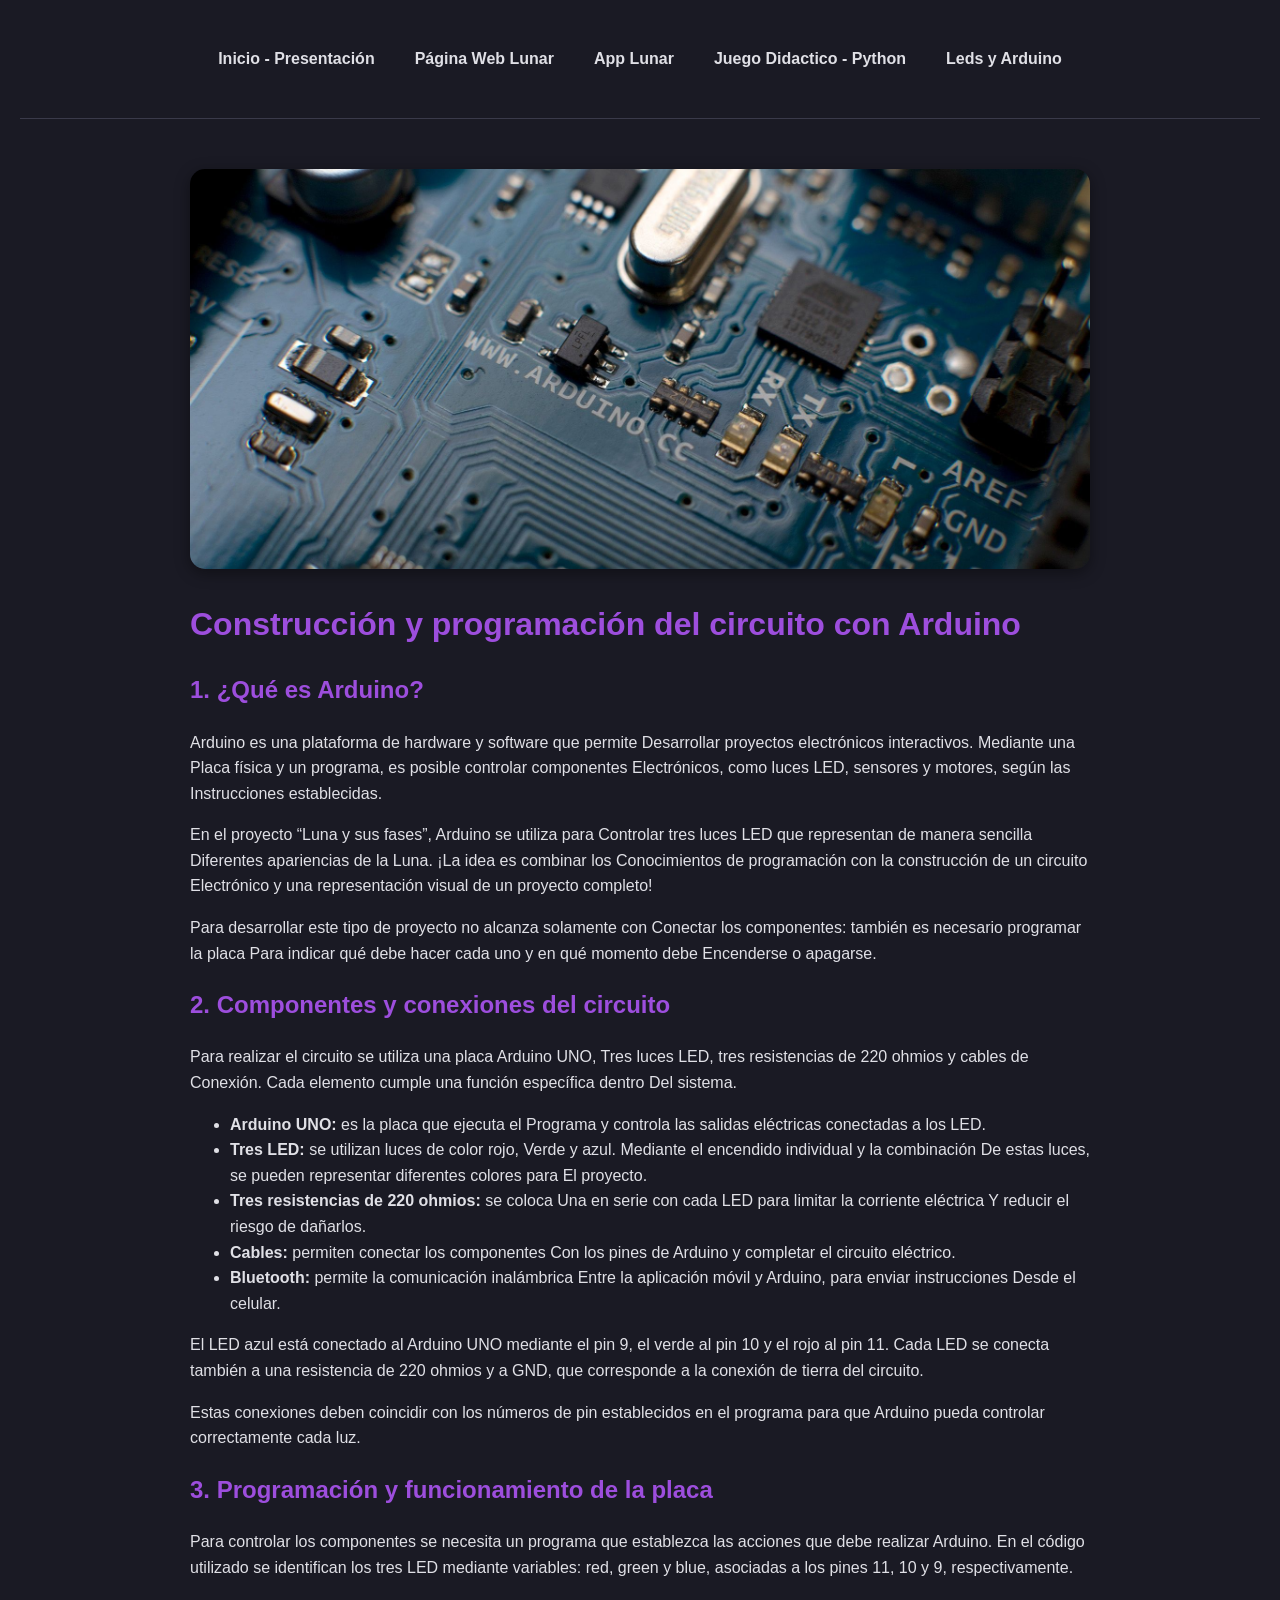
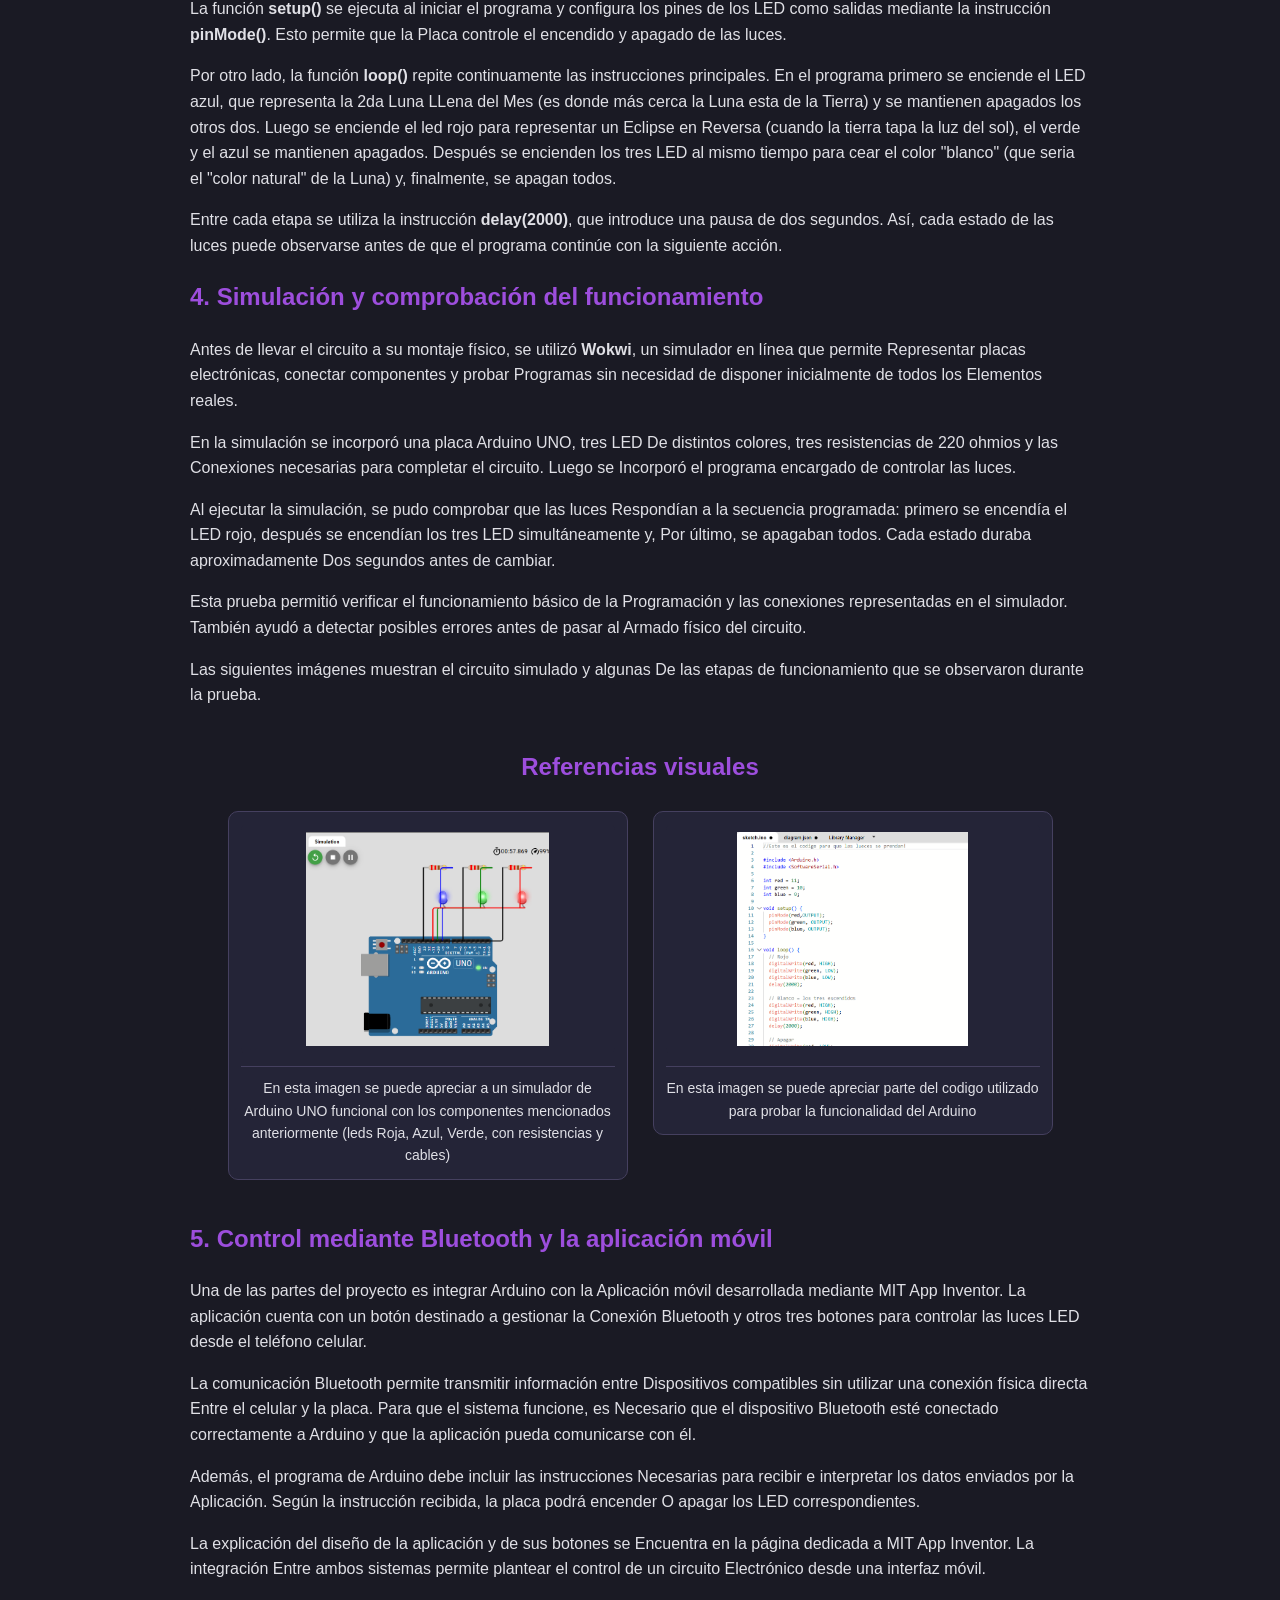
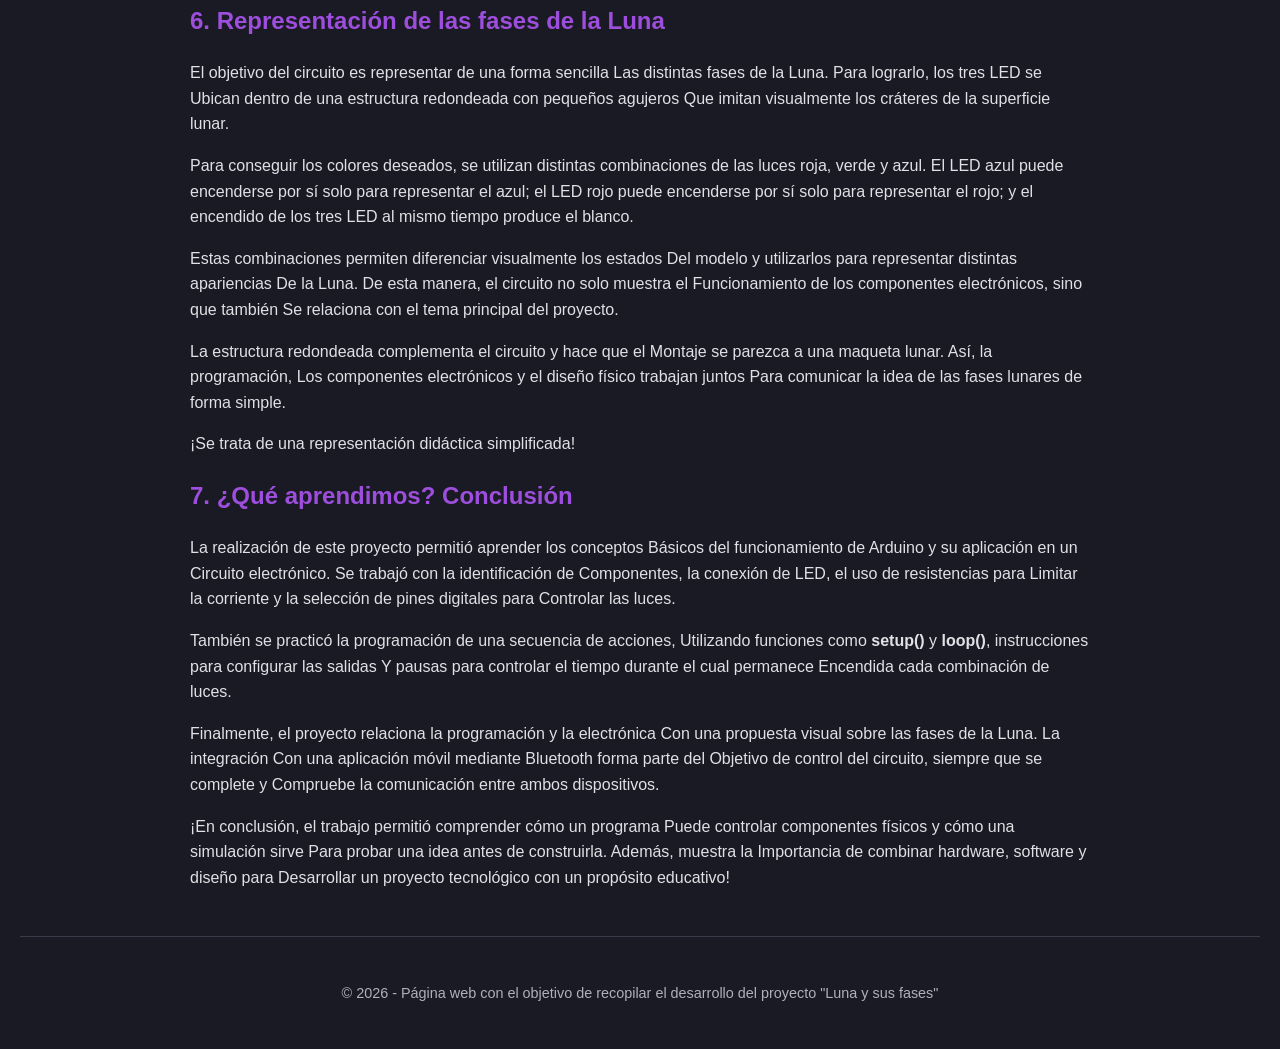
<file: pagina_4.html>
<!DOCTYPE html>
<html lang="es">
<head>
    <meta charset="UTF-8">
    <meta name="viewport" content="width=device-width, initial-scale=1.0">
    <link rel="stylesheet" href="Css/Estilos.css">
    <title>Luna Fisica y programación en Arduino</title>
</head>
<body>

    <nav>
        <ul>
            <li><a href="index.html">Inicio - Presentación</a></li>
            <li><a href="pagina_1.html">Página Web Lunar</a></li>
            <li><a href="pagina_2.html">App Lunar</a></li>
            <li><a href="pagina_3.html">Juego Didactico - Python</a></li>
            <li><a href="pagina_4.html">Leds y Arduino</a></li>
        </ul>
    </nav>

    <hr> <main>
            <div class="portada">
                        <img src="Assets/arduino.jpg" alt="portada" class="portada-4">
                        </div>

            <h1>Construcción y programación del circuito con Arduino</h1>

            <section>
                <h2>1. ¿Qué es Arduino?</h2>
                <p>
                    Arduino es una plataforma de hardware y software que permite
                    Desarrollar proyectos electrónicos interactivos. Mediante una
                    Placa física y un programa, es posible controlar componentes
                    Electrónicos, como luces LED, sensores y motores, según las
                    Instrucciones establecidas.
                </p>
                <p>
                    En el proyecto “Luna y sus fases”, Arduino se utiliza para
                    Controlar tres luces LED que representan de manera sencilla
                    Diferentes apariencias de la Luna. ¡La idea es combinar los
                    Conocimientos de programación con la construcción de un circuito
                    Electrónico y una representación visual de un proyecto completo!
                </p>
                <p>
                    Para desarrollar este tipo de proyecto no alcanza solamente con
                    Conectar los componentes: también es necesario programar la placa
                    Para indicar qué debe hacer cada uno y en qué momento debe
                    Encenderse o apagarse.
                </p>
            </section>

            <section>
                <h2>2. Componentes y conexiones del circuito</h2>
                <p>
                    Para realizar el circuito se utiliza una placa Arduino UNO,
                    Tres luces LED, tres resistencias de 220 ohmios y cables de
                    Conexión. Cada elemento cumple una función específica dentro
                    Del sistema.
                </p>
                <ul>
                    <li>
                        <strong>Arduino UNO:</strong> es la placa que ejecuta el
                        Programa y controla las salidas eléctricas conectadas a los LED.
                    </li>
                    <li>
                        <strong>Tres LED:</strong> se utilizan luces de color rojo,
                        Verde y azul. Mediante el encendido individual y la combinación
                        De estas luces, se pueden representar diferentes colores para
                        El proyecto.
                    </li>
                    <li>
                        <strong>Tres resistencias de 220 ohmios:</strong> se coloca
                        Una en serie con cada LED para limitar la corriente eléctrica
                        Y reducir el riesgo de dañarlos.
                    </li>
                    <li>
                        <strong>Cables:</strong> permiten conectar los componentes
                        Con los pines de Arduino y completar el circuito eléctrico.
                    </li>
                    <li>
                        <strong>Bluetooth:</strong> permite la comunicación inalámbrica
                        Entre la aplicación móvil y Arduino, para enviar instrucciones
                        Desde el celular.
                    </li>
                </ul>
                <p>
                    El LED azul está conectado al Arduino UNO mediante el pin 9, el verde al pin 10 y el rojo al pin 11. Cada LED se conecta también a una resistencia de 220 ohmios y a GND, que corresponde a la conexión de tierra del circuito.
                </p>
                <p>
                    Estas conexiones deben coincidir con los números de pin establecidos en el programa para que Arduino pueda controlar correctamente cada luz.
                </p>
            </section>

            <section>
                <h2>3. Programación y funcionamiento de la placa</h2>
                <p>
                    Para controlar los componentes se necesita un programa que establezca las acciones que debe realizar Arduino. En el código utilizado se identifican los tres LED mediante variables: red, green y blue, asociadas a los pines 11, 10 y 9, respectivamente.
                </p>
                <p>
                    La función <strong>setup()</strong> se ejecuta al iniciar el programa y configura los pines de los LED como salidas mediante la instrucción <strong>pinMode()</strong>. Esto permite que la
                    Placa controle el encendido y apagado de las luces.
                </p>
                <p>
                    Por otro lado, la función <strong>loop()</strong> repite continuamente las instrucciones principales. En el programa primero se enciende el LED azul, que representa la 2da Luna LLena del Mes (es donde más cerca la Luna esta de la Tierra) y se mantienen apagados los otros dos. Luego se enciende el led rojo para representar un Eclipse en Reversa (cuando la tierra tapa la luz del sol), el verde y el azul se mantienen apagados. Después se encienden los tres LED al mismo tiempo para cear el color "blanco" (que seria el "color natural" de la Luna) y, finalmente, se apagan todos.
                </p>
                <p>
                    Entre cada etapa se utiliza la instrucción
                    <strong>delay(2000)</strong>, que introduce una pausa de dos segundos. Así, cada estado de las luces puede observarse antes de que el programa continúe con la siguiente acción.
                </p>
            </section>

            <section>
                <h2>4. Simulación y comprobación del funcionamiento</h2>
                <p>
                    Antes de llevar el circuito a su montaje físico, se utilizó
                    <strong>Wokwi</strong>, un simulador en línea que permite
                    Representar placas electrónicas, conectar componentes y probar
                    Programas sin necesidad de disponer inicialmente de todos los
                    Elementos reales.
                </p>
                <p>
                    En la simulación se incorporó una placa Arduino UNO, tres LED
                    De distintos colores, tres resistencias de 220 ohmios y las
                    Conexiones necesarias para completar el circuito. Luego se
                    Incorporó el programa encargado de controlar las luces.
                </p>
                <p>
                    Al ejecutar la simulación, se pudo comprobar que las luces
                    Respondían a la secuencia programada: primero se encendía el
                    LED rojo, después se encendían los tres LED simultáneamente y,
                    Por último, se apagaban todos. Cada estado duraba aproximadamente
                    Dos segundos antes de cambiar.
                </p>
                <p>
                    Esta prueba permitió verificar el funcionamiento básico de la
                    Programación y las conexiones representadas en el simulador.
                    También ayudó a detectar posibles errores antes de pasar al
                    Armado físico del circuito.
                </p>
                <p>
                    Las siguientes imágenes muestran el circuito simulado y algunas
                    De las etapas de funcionamiento que se observaron durante la prueba.
                </p>

                     </section>

                    <section class="referencias">
                        <h2>Referencias visuales</h2>

                        <div class="galeria-referencias">

                            <figure>
                                <img src="Assets/simulador_arduino.png"
                                     alt="Descripción de la primera imagen">
                                <figcaption>
                                    En esta imagen se puede apreciar a un simulador de Arduino UNO funcional con los componentes mencionados anteriormente (leds Roja, Azul, Verde, con resistencias y cables)
                                </figcaption>
                            </figure>

                            <figure>
                                <img src="Assets/codigo_arduino.png"
                                     alt="Descripción de la segunda imagen">
                                <figcaption>
                                    En esta imagen se puede apreciar parte del codigo utilizado para probar la funcionalidad del Arduino
                                </figcaption>
                            </figure>

                        </div>
                    </section>


            </section>

            <section>
                <h2>5. Control mediante Bluetooth y la aplicación móvil</h2>
                <p>
                    Una de las partes del proyecto es integrar Arduino con la
                    Aplicación móvil desarrollada mediante MIT App Inventor.
                    La aplicación cuenta con un botón destinado a gestionar la
                    Conexión Bluetooth y otros tres botones para controlar las luces
                    LED desde el teléfono celular.
                </p>
                <p>
                    La comunicación Bluetooth permite transmitir información entre
                    Dispositivos compatibles sin utilizar una conexión física directa
                    Entre el celular y la placa. Para que el sistema funcione, es
                    Necesario que el dispositivo Bluetooth esté conectado correctamente a Arduino y que la aplicación pueda comunicarse con él.
                </p>
                <p>
                    Además, el programa de Arduino debe incluir las instrucciones
                    Necesarias para recibir e interpretar los datos enviados por la
                    Aplicación. Según la instrucción recibida, la placa podrá encender
                    O apagar los LED correspondientes.
                </p>
        
                <p>
                    La explicación del diseño de la aplicación y de sus botones se
                    Encuentra en la página dedicada a MIT App Inventor. La integración
                    Entre ambos sistemas permite plantear el control de un circuito
                    Electrónico desde una interfaz móvil.
                </p>
            </section>

            <section>
                <h2>6. Representación de las fases de la Luna</h2>
                <p>
                    El objetivo del circuito es representar de una forma sencilla
                    Las distintas fases de la Luna. Para lograrlo, los tres LED se
                    Ubican dentro de una estructura redondeada con pequeños agujeros
                    Que imitan visualmente los cráteres de la superficie lunar.
                </p>
                <p>
                    Para conseguir los colores deseados, se utilizan distintas combinaciones de las luces roja, verde y azul. El LED azul puede encenderse por sí solo para representar el azul; el LED rojo puede encenderse por sí solo para representar el rojo; y el encendido de los tres LED al mismo tiempo produce el blanco.
                </p>
                <p>
                    Estas combinaciones permiten diferenciar visualmente los estados
                    Del modelo y utilizarlos para representar distintas apariencias
                    De la Luna. De esta manera, el circuito no solo muestra el
                    Funcionamiento de los componentes electrónicos, sino que también
                    Se relaciona con el tema principal del proyecto.
                </p>
                <p>
                    La estructura redondeada complementa el circuito y hace que el
                    Montaje se parezca a una maqueta lunar. Así, la programación,
                    Los componentes electrónicos y el diseño físico trabajan juntos
                    Para comunicar la idea de las fases lunares de forma simple.
                </p>
                <p>
                    ¡Se trata de una representación didáctica simplificada!
                </p>

            <h2>7. ¿Qué aprendimos? Conclusión</h2>
                <p>
                    La realización de este proyecto permitió aprender los conceptos
                    Básicos del funcionamiento de Arduino y su aplicación en un
                    Circuito electrónico. Se trabajó con la identificación de
                    Componentes, la conexión de LED, el uso de resistencias para
                    Limitar la corriente y la selección de pines digitales para
                    Controlar las luces.
                </p>
                <p>
                    También se practicó la programación de una secuencia de acciones,
                    Utilizando funciones como <strong>setup()</strong> y
                    <strong>loop()</strong>, instrucciones para configurar las salidas
                    Y pausas para controlar el tiempo durante el cual permanece
                    Encendida cada combinación de luces.
                </p>
                <p>
                    Finalmente, el proyecto relaciona la programación y la electrónica
                    Con una propuesta visual sobre las fases de la Luna. La integración
                    Con una aplicación móvil mediante Bluetooth forma parte del
                    Objetivo de control del circuito, siempre que se complete y
                    Compruebe la comunicación entre ambos dispositivos.
                </p>
                <p>
                    ¡En conclusión, el trabajo permitió comprender cómo un programa
                    Puede controlar componentes físicos y cómo una simulación sirve
                    Para probar una idea antes de construirla. Además, muestra la
                    Importancia de combinar hardware, software y diseño para
                    Desarrollar un proyecto tecnológico con un propósito educativo!
                </p>
            </section>

        </main>

    <hr>

    <footer>
        <p>&copy; 2026 - Página web con el objetivo de recopilar el desarrollo del proyecto "Luna y sus fases"</p>
</body>
</html>
</file>
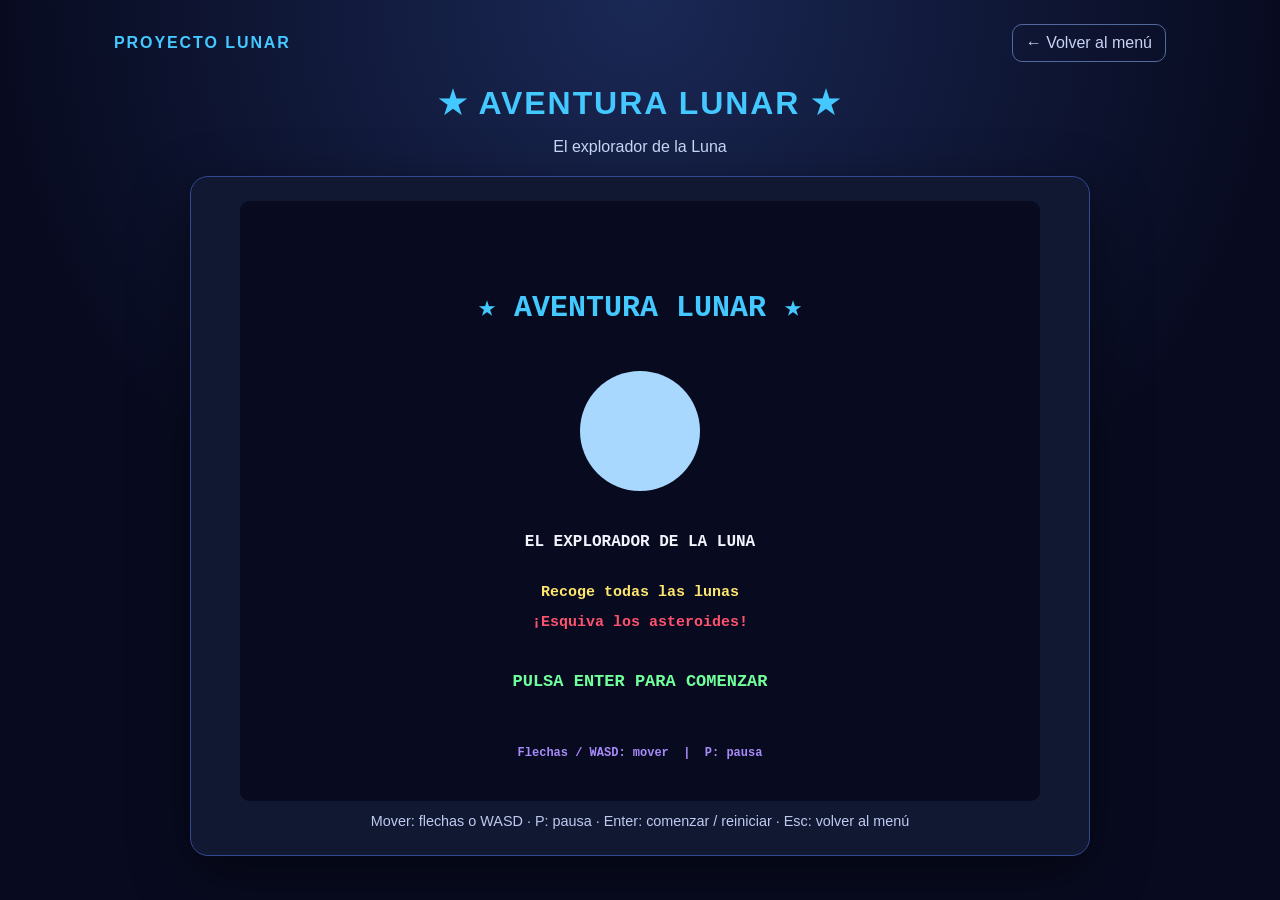
<file: Juegos/aventura-lunar.html>
<!doctype html>
<html lang="es">
<head><meta charset="utf-8"><meta name="viewport" content="width=device-width,initial-scale=1"><title>Aventura Lunar</title><link rel="stylesheet" href="styles.css"></head>
<body><main class="site">
  <header class="top"><a class="brand" href="index.html">PROYECTO LUNAR</a><a class="back" href="index.html">← Volver al menú</a></header>
  <h1>★ AVENTURA LUNAR ★</h1><p class="lead">El explorador de la Luna</p>
  <section class="game-shell">
    <div class="canvas-wrap"><canvas id="game" width="800" height="600" aria-label="Juego Aventura Lunar"></canvas></div>
    <div class="controls">Mover: flechas o WASD · P: pausa · Enter: comenzar / reiniciar · Esc: volver al menú</div>
    <div class="mobile-controls" aria-label="Controles táctiles">
      <button data-key="ArrowUp">▲</button><button data-key="ArrowLeft">◀</button><button data-key="ArrowDown">▼</button><button data-key="ArrowRight">▶</button>
    </div>
  </section>
</main><script src="aventura.js"></script></body></html>
</file>
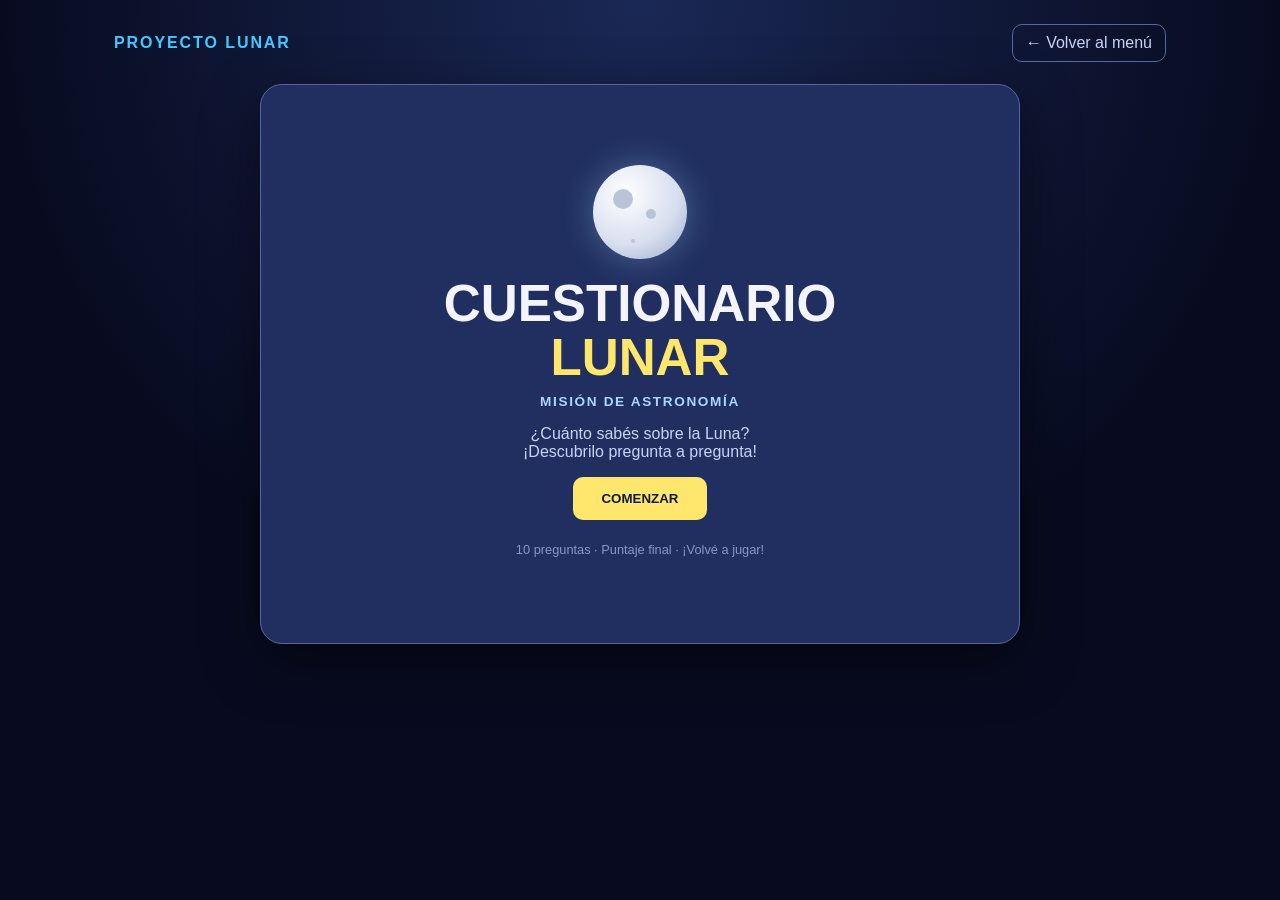
<file: Juegos/cuestionario-lunar.html>
<!doctype html>
<html lang="es">
<head><meta charset="utf-8"><meta name="viewport" content="width=device-width,initial-scale=1"><title>Cuestionario Lunar</title><link rel="stylesheet" href="styles.css"></head>
<body><main class="site">
  <header class="top"><a class="brand" href="index.html">PROYECTO LUNAR</a><a class="back" href="index.html">← Volver al menú</a></header>
  <section class="quiz">
    <div id="start-screen">
      <div class="moon-mark"></div><div class="quiz-title">CUESTIONARIO <span>LUNAR</span></div>
      <div class="eyebrow">MISIÓN DE ASTRONOMÍA</div>
      <p class="lead">¿Cuánto sabés sobre la Luna?<br>¡Descubrilo pregunta a pregunta!</p>
      <div class="quiz-actions"><button class="action primary" id="start-btn">COMENZAR</button></div>
      <p class="footer">10 preguntas · Puntaje final · ¡Volvé a jugar!</p>
    </div>
    <div id="play-screen" class="hidden">
      <div class="top"><strong>✦ MISIÓN LUNAR</strong><strong id="counter" style="color:#ffd166">PREGUNTA 1 DE 10</strong></div>
      <div class="quiz-progress" id="progress"></div>
      <div class="quiz-image" id="quiz-image"><div class="moon-mark hint-moon"></div></div>
      <div class="quiz-question" id="question"></div>
      <div class="eyebrow">SELECCIONÁ UNA RESPUESTA</div>
      <div id="answers"></div>
      <div class="quiz-feedback" id="feedback">Elegí la respuesta que te parezca correcta.</div>
    </div>
    <div id="end-screen" class="hidden">
      <div class="moon-mark"></div><div class="eyebrow">MISIÓN COMPLETADA</div>
      <h2 style="text-align:center;color:#ffd166">¡MISIÓN COMPLETADA!</h2><p style="text-align:center">Tu puntaje</p><div class="score" id="score">0 DE 10</div>
      <p id="score-message" class="lead"></p>
      <div class="quiz-actions"><button class="action primary" id="again-btn">INTENTAR OTRA VEZ</button></div>
    </div>
  </section>
</main><script src="cuestionario.js"></script></body></html>
</file>
<file: Juegos/styles.css>
:root {
    --bg: #080b20;
    --panel: #182858;
    --panel2: #202f60;
    --blue: #43c9ff;
    --white: #f4f4ff;
    --yellow: #ffe66d;
    --green: #71ff9c;
    --red: #ff526e;
    --purple: #a78bfa;
}

* {
    box-sizing: border-box;
}

body {
    margin: 0;
    min-height: 100vh;
    background: radial-gradient(circle at 50% 0, #1a2855 0, #080b20 58%);
    color: var(--white);
    font-family: Arial, Helvetica, sans-serif;
}

a {
    color: inherit;
}

.site {
    max-width: 1100px;
    margin: auto;
    padding: 24px;
}

.top {
    display: flex;
    align-items: center;
    justify-content: space-between;
    gap: 16px;
    flex-wrap: wrap;
    margin-bottom: 22px;
}

.brand {
    font-weight: 900;
    letter-spacing: .12em;
    color: var(--blue);
    text-decoration: none;
}

.back {
    color: #c8d3f5;
    text-decoration: none;
    border: 1px solid #53699d;
    padding: 9px 13px;
    border-radius: 10px;
}

.back:hover {
    background: #202f60;
}

h1 {
    margin: 10px 0;
    color: var(--blue);
    text-align: center;
    letter-spacing: .06em;
}

p.lead {
    text-align: center;
    color: #c8d3f5;
}

.launch {
    max-width: 900px;
    margin: 7vh auto;
    padding: 24px;
}

.launch h1 {
    font-size: clamp(2rem, 5vw, 3.4rem);
}

.games {
    display: grid;
    grid-template-columns: repeat(auto-fit, minmax(260px, 1fr));
    gap: 20px;
    margin-top: 36px;
}

.game-card {
    background: linear-gradient(145deg, #202f60, #111a3a);
    border: 1px solid #53699d;
    border-radius: 20px;
    padding: 26px;
    box-shadow: 0 18px 50px #0005;
}

.game-card h2 {
    color: var(--yellow);
}

.game-card p {
    color: #d8e1ff;
    line-height: 1.55;
}

.play {
    display: inline-block;
    background: var(--yellow);
    color: #101b3d;
    text-decoration: none;
    font-weight: 800;
    padding: 12px 20px;
    border-radius: 10px;
    margin-top: 10px;
}

.play:hover {
    filter: brightness(1.08);
    transform: translateY(-1px);
}

.game-shell {
    max-width: 900px;
    margin: 20px auto;
    background: #111832;
    border: 1px solid #334a91;
    border-radius: 18px;
    padding: clamp(12px, 3vw, 24px);
    box-shadow: 0 18px 60px #0007;
}

.canvas-wrap {
    width: 100%;
    display: flex;
    justify-content: center;
}

.canvas-wrap canvas {
    display: block;
    width: min(100%, 800px);
    height: auto;
    aspect-ratio: 4/3;
    background: #080b20;
    border-radius: 10px;
    touch-action: none;
}

.controls {
    text-align: center;
    color: #bfcaf0;
    font-size: .9rem;
    margin: 12px 0 2px;
}

.mobile-controls {
    display: none;
    justify-content: center;
    gap: 10px;
    flex-wrap: wrap;
    margin-top: 12px;
}

.mobile-controls button,
.action {
    border: 1px solid #6079b7;
    background: #202f60;
    color: white;
    padding: 12px 16px;
    border-radius: 10px;
    font-weight: 700;
    cursor: pointer;
}

.mobile-controls button:active,
.action:active {
    background: #334a91;
}

.quiz {
    max-width: 760px;
    margin: 18px auto;
    background: var(--panel2);
    border: 1px solid #53699d;
    border-radius: 22px;
    padding: clamp(16px, 4vw, 30px);
    box-shadow: 0 18px 60px #0007;
    min-height: 560px;
    display: flex;
    flex-direction: column;
    justify-content: center;
}

.quiz-title {
    text-align: center;
    font-size: clamp(2rem, 6vw, 3.2rem);
    font-weight: 900;
    line-height: 1.05;
    margin: 10px 0;
}

.quiz-title span {
    display: block;
    color: var(--yellow);
}

.eyebrow {
    text-align: center;
    color: #a9d8ff;
    letter-spacing: .12em;
    font-size: .85rem;
    font-weight: 800;
}

.moon-mark {
    width: 94px;
    height: 94px;
    border-radius: 50%;
    margin: 0 auto 18px;
    background: radial-gradient(circle at 35% 30%, #fff, #d7deef 58%, #9aa8c7);
    box-shadow: 0 0 34px #a9d8ff55;
    position: relative;
}

.moon-mark:after {
    content: "";
    position: absolute;
    width: 20px;
    height: 20px;
    border-radius: 50%;
    background: #bac4d8;
    left: 20px;
    top: 24px;
    box-shadow: 28px 15px 0 -5px #bac4d8, 10px 42px 0 -8px #bac4d8;
}

.quiz-btn {
    display: block;
    width: 100%;
    padding: 12px 14px;
    margin: 6px 0;
    border: 2px solid #fff8;
    border-radius: 10px;
    color: #101b3d;
    font-weight: 800;
    cursor: pointer;
    font-size: .93rem;
    min-height: 48px;
}

.quiz-btn:disabled {
    cursor: default;
    opacity: 1;
}

.quiz-btn:hover:not(:disabled) {
    filter: brightness(1.08);
}

.quiz-question {
    text-align: center;
    font-size: 1.2rem;
    line-height: 1.45;
    margin: 18px 0;
    padding: 16px;
    background: #293b70;
    border: 1px solid #53699d;
    border-radius: 12px;
}

.quiz-progress {
    display: flex;
    gap: 5px;
    margin: 12px 0;
}

.quiz-progress i {
    height: 7px;
    flex: 1;
    border-radius: 20px;
    background: #465681;
}

.quiz-progress i.done {
    background: #ffd166;
}

.quiz-image {
    height: 160px;
    display: flex;
    align-items: center;
    justify-content: center;
    margin: 6px auto;
    max-width: 100%;
    overflow: hidden;
}

.quiz-image img {
    max-width: 100%;
    max-height: 150px;
    object-fit: contain;
    border-radius: 8px;
}

.quiz-image .hint-moon {
    width: 60px;
    height: 60px;
}

.quiz-feedback {
    text-align: center;
    white-space: pre-line;
    line-height: 1.5;
    min-height: 48px;
    margin: 8px 0;
    color: #d8e1ff;
    font-weight: 700;
}

.quiz-actions {
    text-align: center;
    margin-top: 12px;
}

.action.primary {
    background: var(--yellow);
    color: #101b3d;
    border: 0;
    padding: 14px 28px;
}

.action.secondary {
    background: #a9d8ff;
    color: #101b3d;
    border: 0;
}

.hidden {
    display: none !important;
}

.score {
    font-size: clamp(2.2rem, 8vw, 3.5rem);
    color: var(--yellow);
    font-weight: 900;
    text-align: center;
    margin: 12px;
}

.footer {
    text-align: center;
    color: #8797c7;
    font-size: .8rem;
    margin: 22px 0 6px;
}

/* BOTÓN PARA VOLVER A LA PÁGINA PRINCIPAL */

.back-home {
    display: block;
    width: fit-content;
    margin: 30px auto 0;
    padding: 12px 24px;

    color: #ffffff;
    background-color: #344b68;

    text-decoration: none;
    font-weight: bold;
    font-size: 14px;

    border-radius: 10px;
    border: 1px solid rgba(255, 255, 255, 0.2);

    text-align: center;
    transition: 0.3s ease;
}

.back-home:hover {
    background-color: #52769e;
    transform: translateY(-3px);
}

@media (max-width: 600px) {
    .site {
        padding: 12px;
    }

    .game-shell {
        padding: 8px;
    }

    .controls {
        font-size: .8rem;
    }

    .mobile-controls {
        display: flex;
    }

    .quiz {
        min-height: 0;
        margin: 10px auto;
    }

    .quiz-btn {
        font-size: .82rem;
        padding: 10px;
    }

    .quiz-question {
        font-size: 1.05rem;
    }

    .top {
        margin-bottom: 8px;
    }
}
</file>
<file: Css/Estilos.css>
/* Configuración general del "cielo nocturno" */
body {
    background-color: #1a1a24;
    color: #e0e0e6;
    font-family: Arial, sans-serif;
    line-height: 1.6;
    margin: 0;
    padding: 20px;
}

/* Contenedor principal para que el texto no se estire al infinito */
main, nav, footer {
    max-width: 900px;
    margin: 0 auto;
    padding: 10px;
}

/* Títulos con el violeta destacado */
h1, h2, h3 {
    color: #9d4edd;
}

/* Menú de navegación */
nav ul {
    list-style: none; /* Quita los puntitos de la lista */
    padding: 0;
    display: flex;
    justify-content: center; /* Centra los links */
    gap: 20px; /* Separa los links entre sí */
    flex-wrap: wrap;
}

/* Estilo de los links */
nav a {
    color: #e0e0e6;
    text-decoration: none; /* Quita el subrayado feo */
    font-weight: bold;
    padding: 5px 10px;
    border-radius: 5px;
    transition: background 0.3s;
}

/* Efecto cuando pasas el mouse por encima de un link */
nav a:hover {
    background-color: #7b2cbf;
    color: #ffffff;
}

/* Líneas divisorias sutiles */
hr {
    border: 0;
    border-top: 1px solid #3a3a4a;
    margin: 20px 0;
}

/* Pie de página centrado y más tenue */
footer {
    text-align: center;
    color: #b0b0ba;
    font-size: 0.9rem;
}

/* Estilos para la portada */
.portada {
    width: 100%;
    max-height: 400px;
    object-fit: cover;
    border-radius: 8px;
    margin-bottom: 20px;
}

/* GIF del principio: franja lunar */
.gif-principio {
    width: 90%;
    max-width: 700px;
    height: 90px;
    margin: 20px auto 28px;
    overflow: hidden;
    border-radius: 8px;
    line-height: 0;
}

.gif-principio img {
    display: block;
    width: 100%;
    height: 100%;
    object-fit: cover;
    object-position: center;
}

/* GIF del final */
.gif-final {
    width: 100%;
    max-width: 650px;
    margin: 24px auto 12px;
    overflow: hidden;
    line-height: 0;
}

.gif-final img {
    display: block;
    width: 100%;
    height: 250px;
    object-fit: cover;
    object-position: center;
    border-radius: 4px;
}

/* Adaptación para celulares */
@media (max-width: 600px) {
    .gif-principio {
        width: 94%;
        height: 65px;
    }

    .gif-final {
        width: 94%;
    }

    .gif-final img {
        height: 94px;
    }
}


/* Distribución principal */
.layout-lunar {
    display: grid;
    grid-template-columns: minmax(0, 1fr) 320px;
    gap: 20px;
    align-items: start;
    max-width: 1400px;
    margin: 0 auto;
    padding: 0 15px;
}

/* Contenido central */
.contenido-principal {
    min-width: 0;
}

/* Panel lunar a la derecha */
.panel-lunar {
    box-sizing: border-box;
    width: 100%;
    padding: 15px;
    background: rgba(25, 30, 55, 0.92);
    color: #f0efff;
    border: 1px solid #777da8;
    border-radius: 12px;
    line-height: 1.5;
    font-size: 13px;
    overflow-wrap: break-word;
}

/* Título principal */
.panel-lunar h2 {
    margin-top: 0;
    color: #d8d4ff;
    font-size: 18px;
    text-align: center;
}

/* Subtítulos */
.panel-lunar h3 {
    color: #c5d9ff;
    font-size: 14px;
}

/* Párrafos */
.panel-lunar p {
    font-size: 13px;
}

/* Lista de fases lunares */
.panel-lunar ul {
    padding-left: 18px;
}

.panel-lunar li {
    margin-bottom: 8px;
}

/* Enlaces */
.panel-lunar a {
    color: #bcdcff;
}

/* Adaptación para celulares */
@media (max-width: 750px) {
    .layout-lunar {
        grid-template-columns: 1fr;
    }

    .panel-lunar {
        max-width: 100%;
    }
}

/* PORTADAS DE TODAS LAS PAGINAS */
.imagen-portada,
.portada-2,
.portada-3,
.portada-4 {
    display: block;
    width: 100%;
    max-width: 1100px;
    height: 400px;
    object-fit: cover;
    object-position: center;
    margin: 20px auto 30px;
    border-radius: 15px;
    box-shadow: 0 4px 15px rgba(0, 0, 0, 0.4);
}

/* ADAPTACION PARA CELULARES */
@media (max-width: 600px) {
    .imagen-portada,
    .portada-2,
    .portada-3,
    .portada-4 {
        height: 220px;
        border-radius: 10px;
        margin: 15px auto 20px;
    }
}

/* SECCION DE REFERENCIAS */
.referencias {
    margin: 40px auto;
    text-align: center;
}

.referencias h2 {
    margin-bottom: 25px;
}

/* GALERIA DE IMAGENES */
.galeria-referencias {
    display: flex;
    justify-content: center;
    align-items: flex-start;
    gap: 25px;
    flex-wrap: wrap;
}

.galeria-referencias img {
    width: calc(50% - 15px);
    max-width: 400px;
    height: 250px;
    object-fit: contain;
    background-color: #242437;
    border-radius: 10px;
    padding: 8px;
    box-sizing: border-box;
}

/* ADAPTACION PARA CELULARES */
@media (max-width: 600px) {
    .galeria-referencias {
        flex-direction: column;
        align-items: center;
    }

    .galeria-referencias img {
        width: 100%;
        max-width: 400px;
        height: auto;
        max-height: 300px;
    }
}

/* CONTENEDOR DE CADA IMAGEN Y SU PIE */
.galeria-referencias figure {
    width: calc(50% - 15px);
    max-width: 400px;
    margin: 0;
    padding: 12px;
    background-color: #242437;
    border: 1px solid #45405f;
    border-radius: 10px;
    box-sizing: border-box;
}

/* IMAGEN */
.galeria-referencias figure img {
    display: block;
    width: 100%;
    height: 230px;
    object-fit: contain;
    border-radius: 6px;
}

/* PIE DE FOTO */
.galeria-referencias figcaption {
    margin-top: 12px;
    padding-top: 10px;
    border-top: 1px solid #45405f;
    color: #e0e0e6;
    font-size: 14px;
    line-height: 1.6;
    text-align: center;
}

/* CELULARES */
@media (max-width: 600px) {
    .galeria-referencias figure {
        width: 100%;
        max-width: 400px;
    }

    .galeria-referencias figure img {
        height: auto;
        max-height: 300px;
    }
}
</file>
